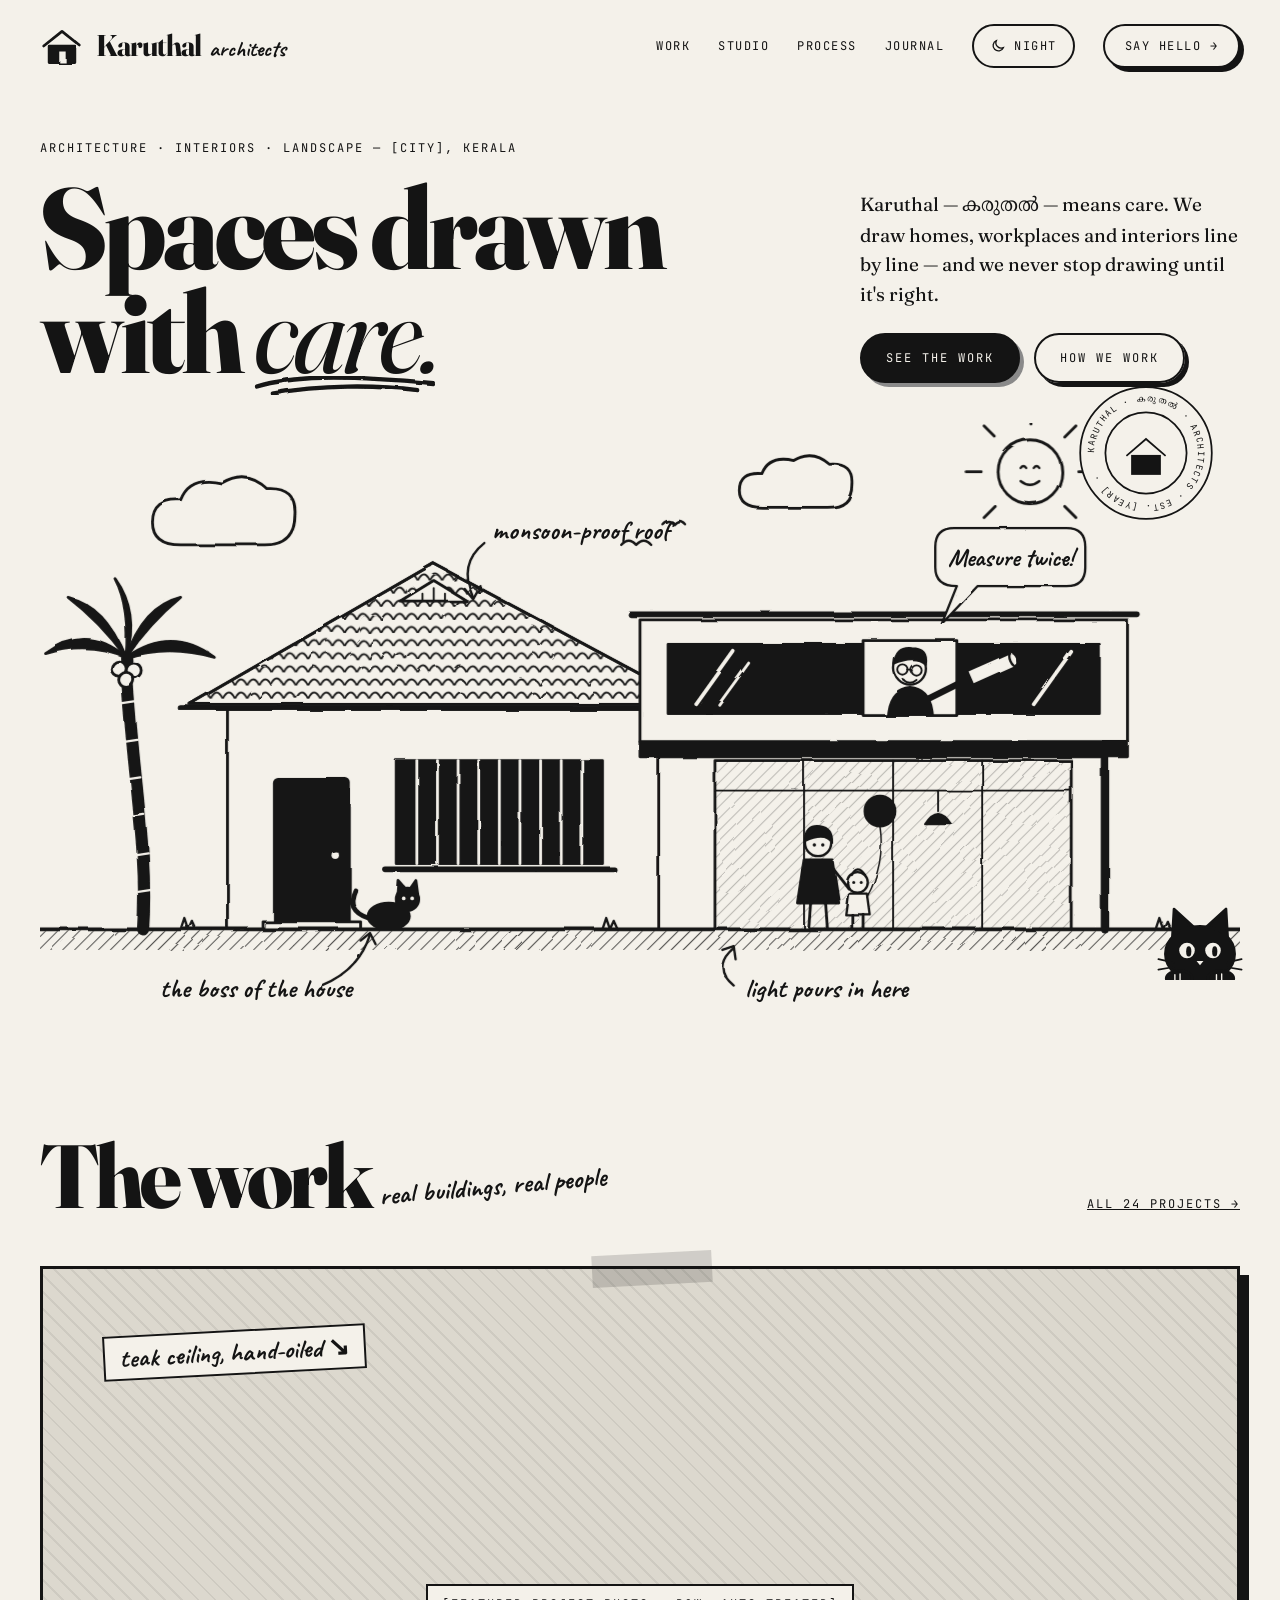
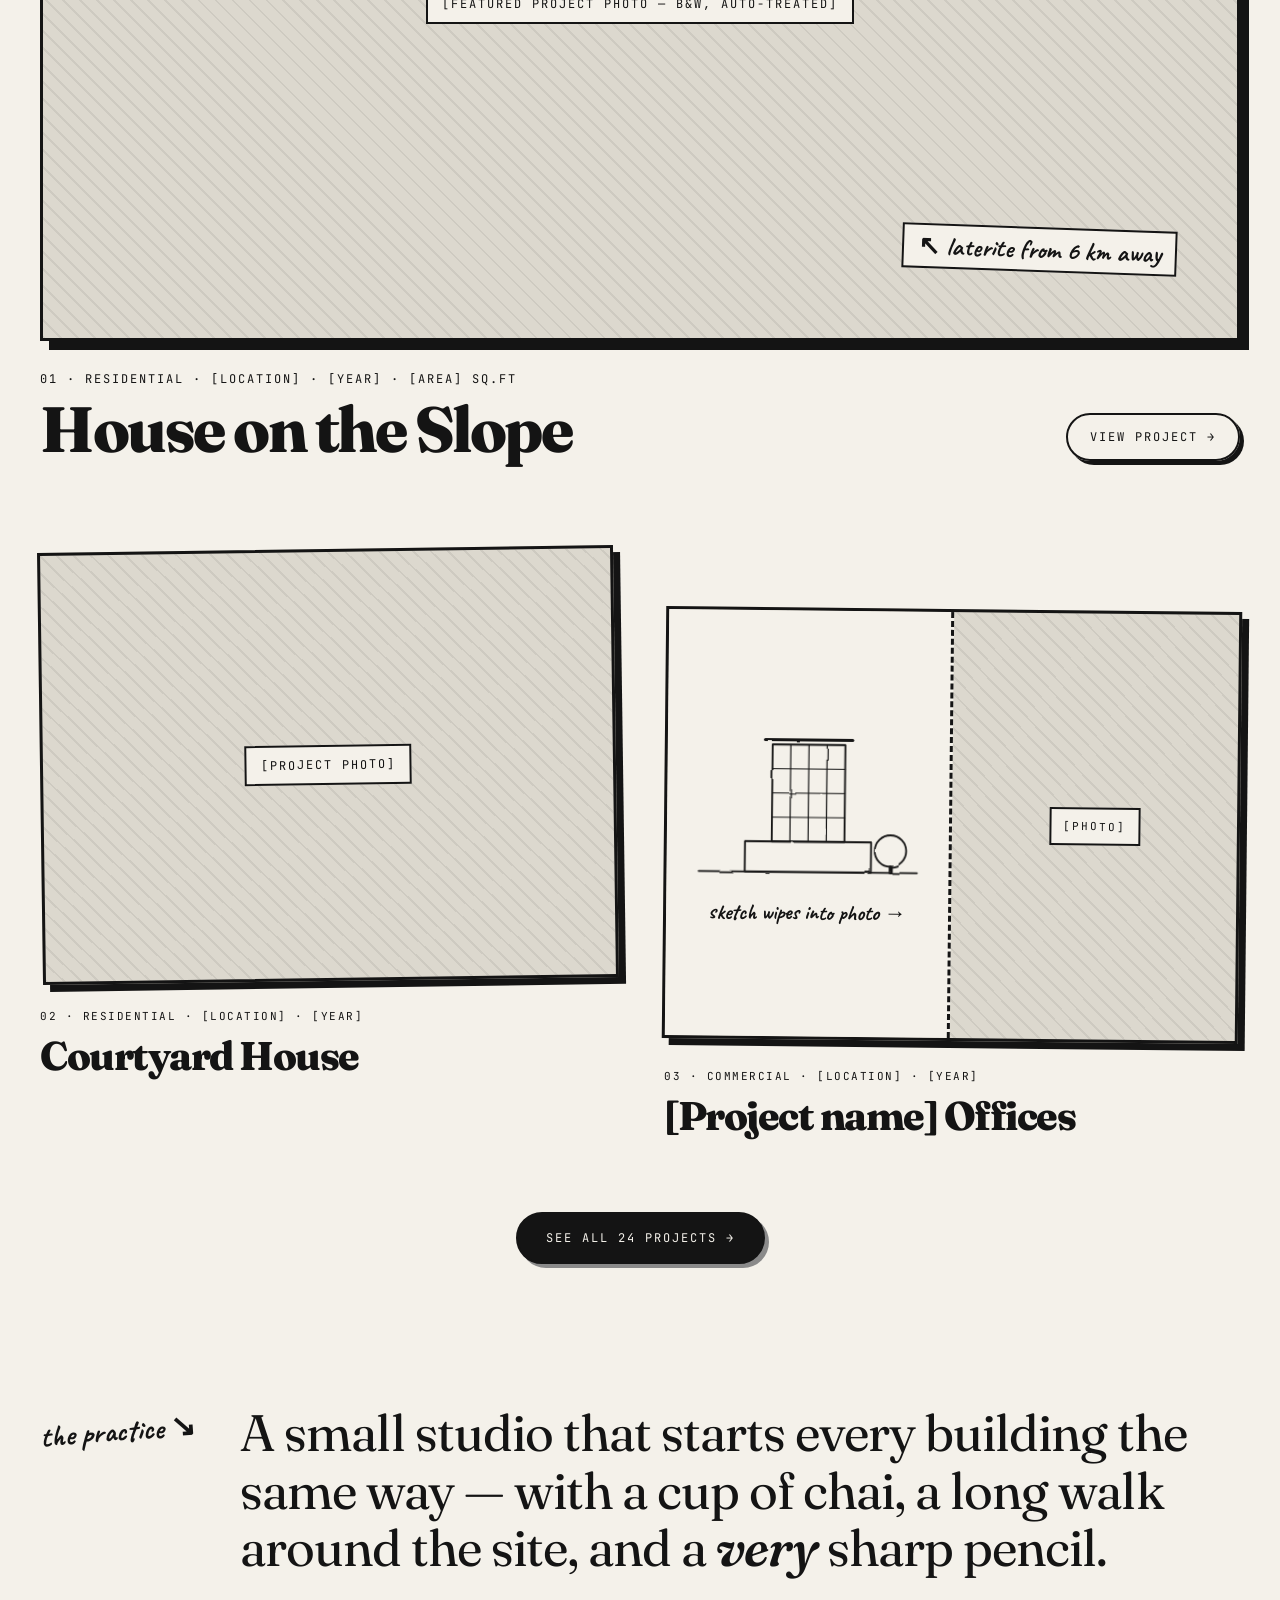
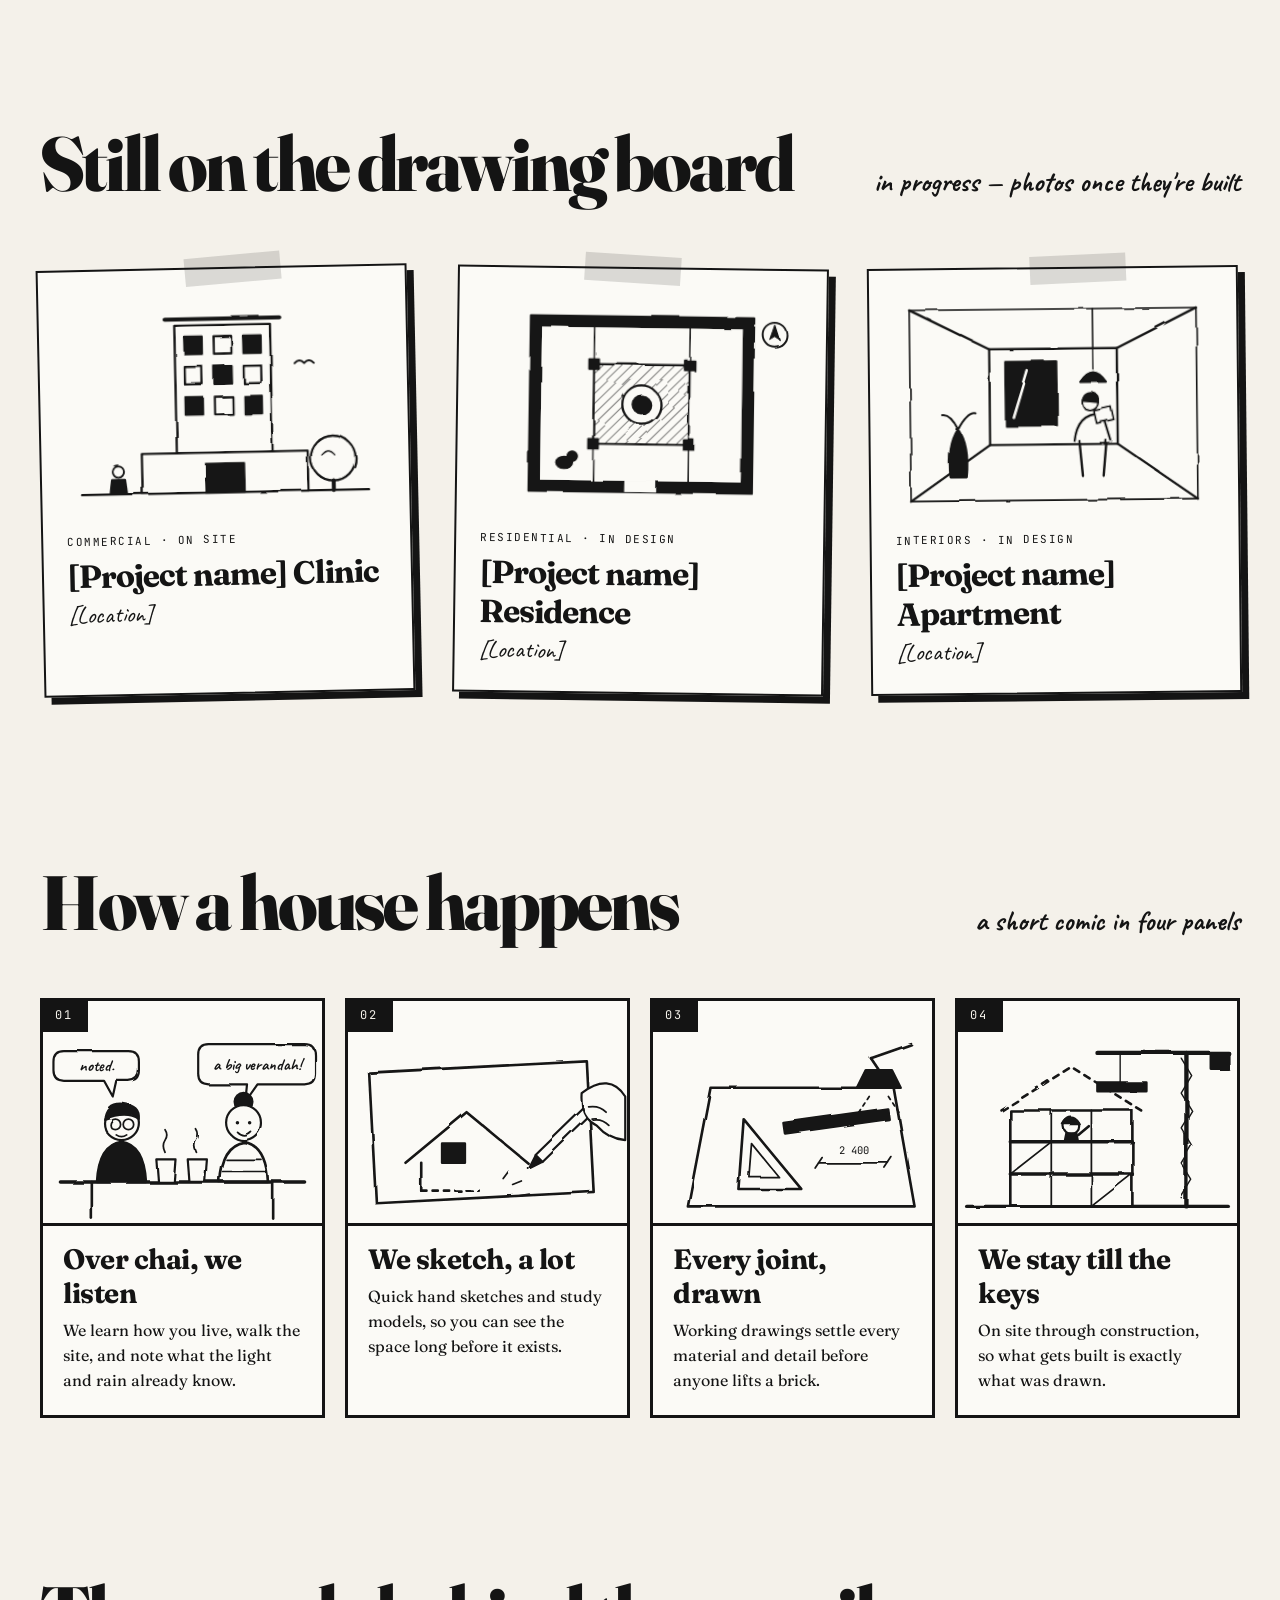
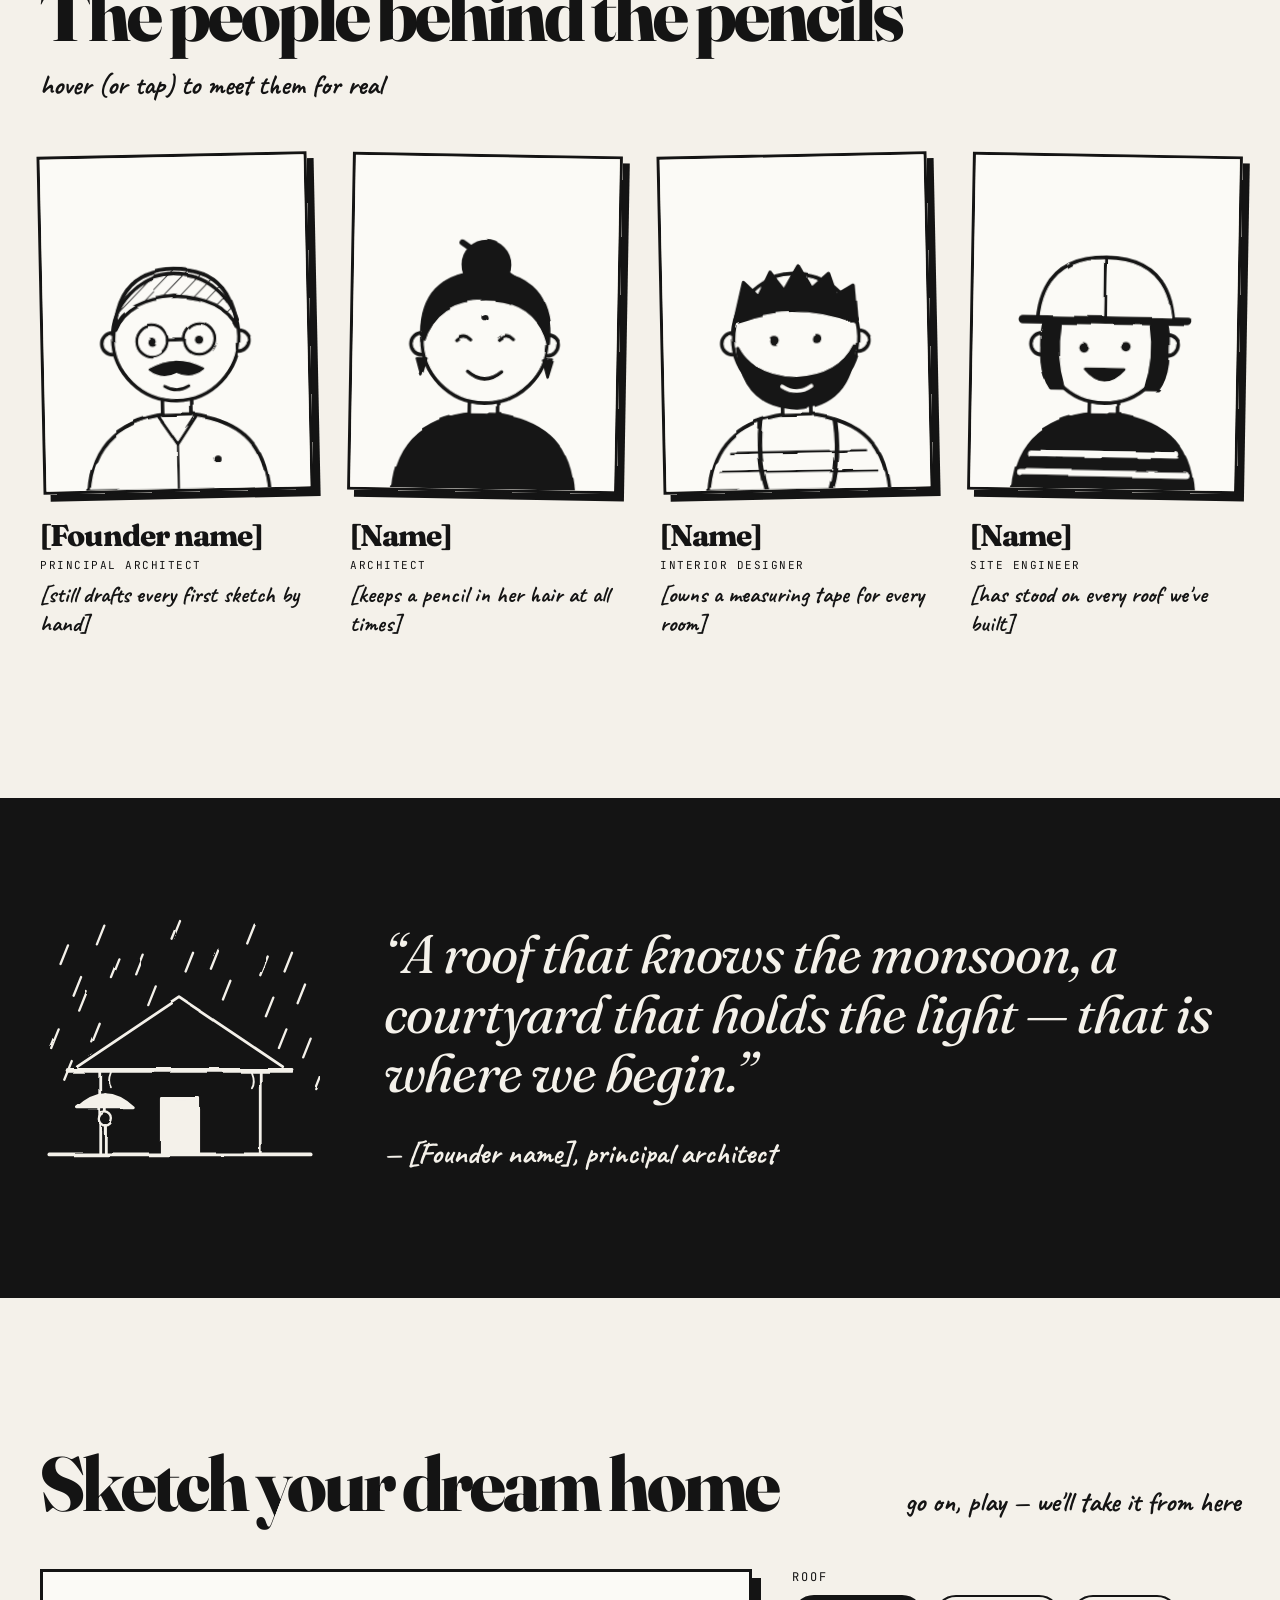
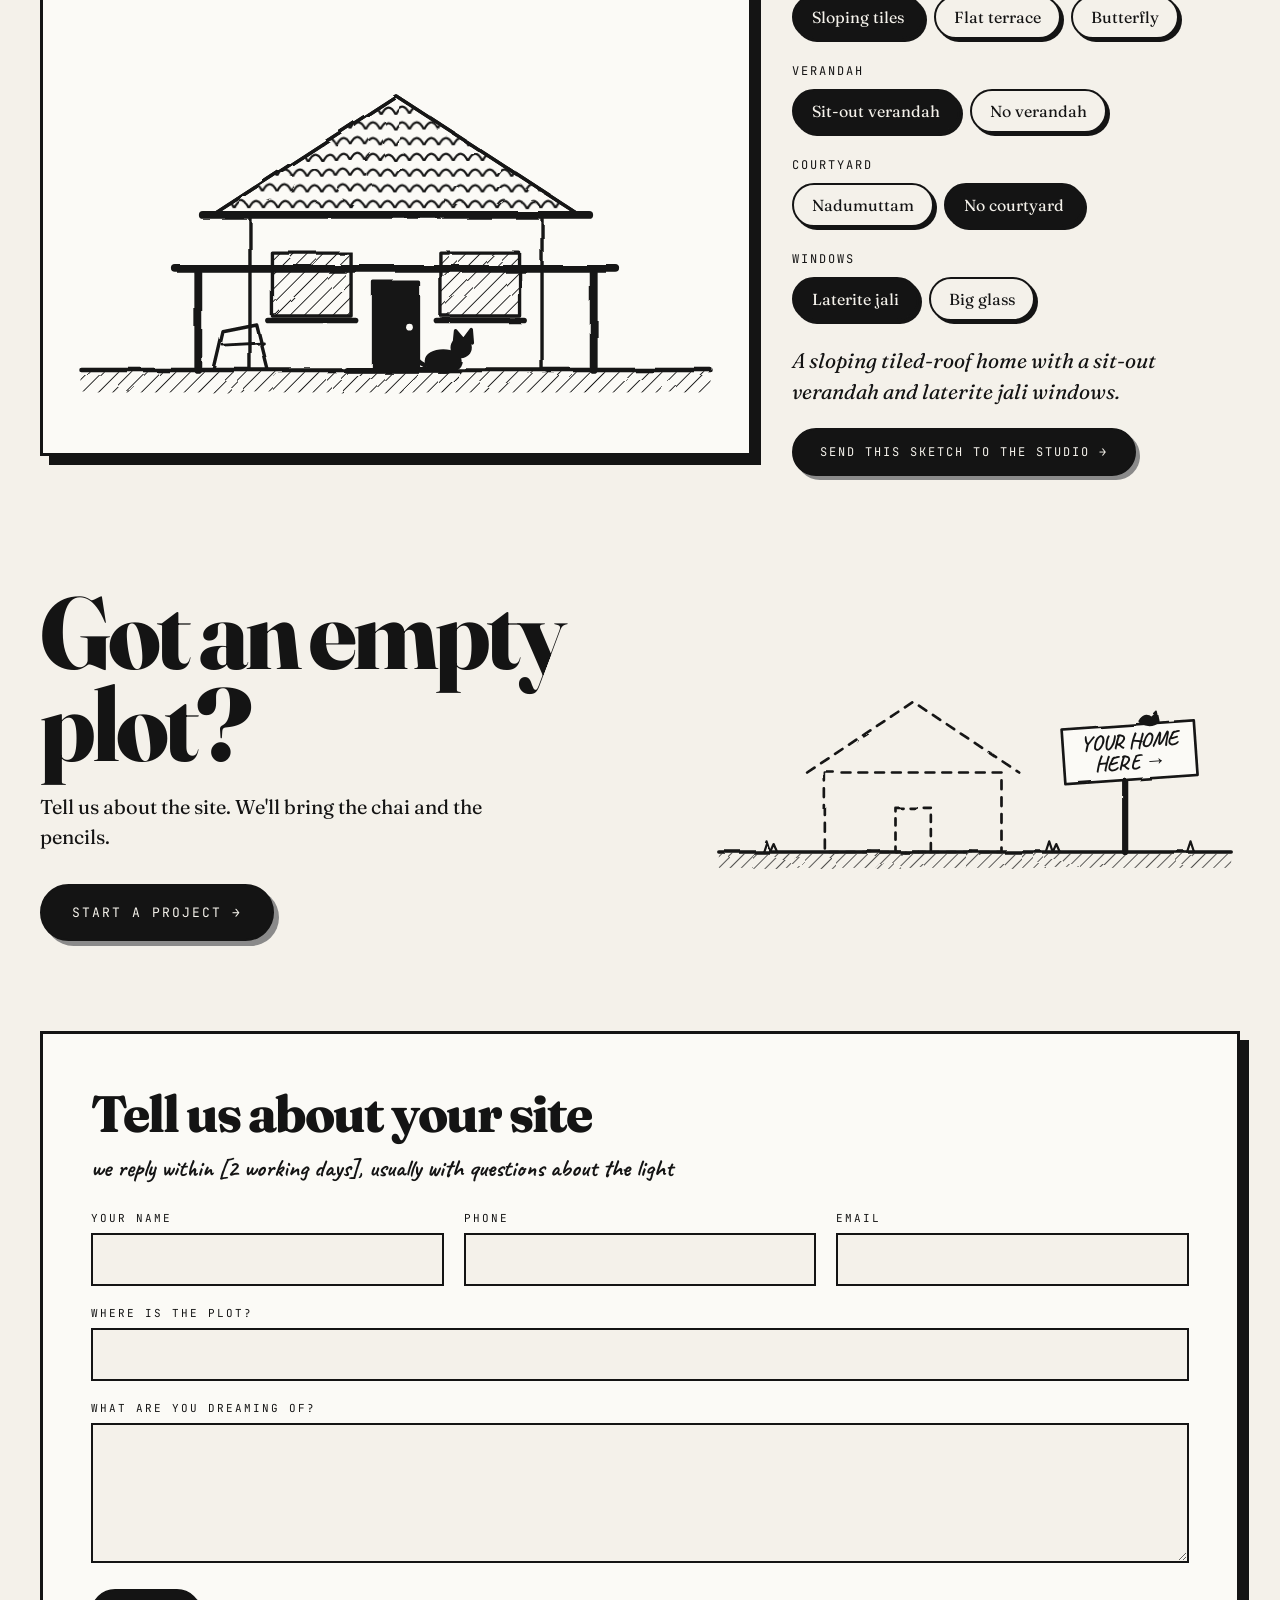
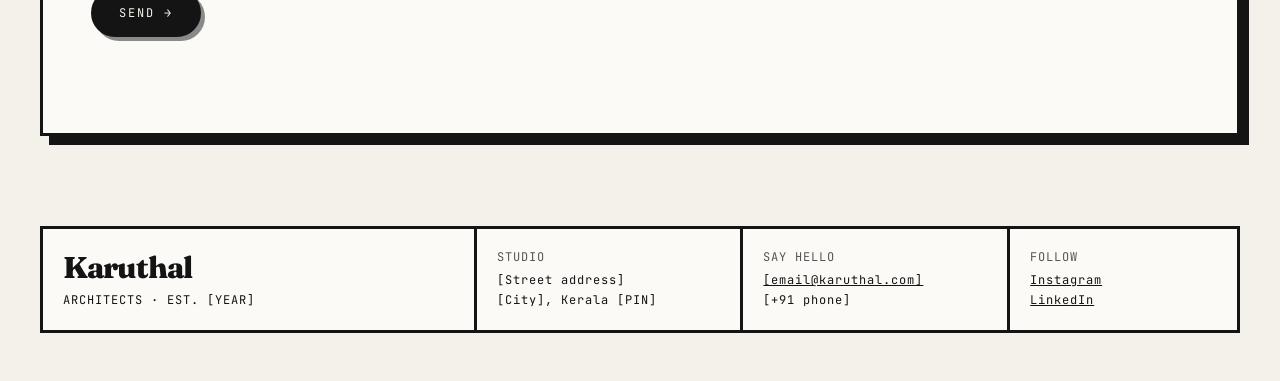
<file: index.html>
<!doctype html>
<html lang="en">
<head>
<meta charset="utf-8">
<meta name="viewport" content="width=device-width, initial-scale=1">
<title>Karuthal Architects</title>
<meta name="description" content="Karuthal Architects — architecture, interiors and landscape in Kerala.">
<link rel="preconnect" href="https://fonts.googleapis.com">
<link href="https://fonts.googleapis.com/css2?family=Fraunces:ital,opsz,wght@0,9..144,300..800;1,9..144,300..800&amp;family=Caveat:wght@500;700&amp;family=JetBrains+Mono:wght@400;500&amp;display=swap" rel="stylesheet">
<style>
body{margin:0;background:#F4F1EA}
a{color:#141414}a:hover{color:#4a4a4a}
@keyframes kspin{to{transform:rotate(360deg)}}
.kspin{animation:kspin 28s linear infinite;transform-origin:50% 50%}

.reveal .sketch{transition:clip-path .7s cubic-bezier(.7,0,.2,1)}
.reveal:hover .sketch,.reveal:focus-visible .sketch{clip-path:inset(0 100% 0 0)}
*{box-sizing:border-box}
@media (max-width:640px){header nav,section,footer{padding-left:16px!important;padding-right:16px!important}}
@media (prefers-reduced-motion: reduce){.kspin{animation:none}}
</style>
<link rel="stylesheet" href="assets/site.css">
<script src="assets/site.js" defer></script>
</head>
<body>
<div style="background: #F4F1EA; color: #141414; font-family: 'Fraunces', Georgia, serif; min-height: 100vh; overflow: hidden">

<!-- shared ink defs -->
<svg width="0" height="0" aria-hidden="true" style="position: absolute">
<defs>
<filter id="wob" x="-5%" y="-5%" width="110%" height="110%">
<feTurbulence type="fractalNoise" baseFrequency="0.025" numOctaves="2" seed="1" result="n">
<animate attributeName="seed" values="1;4;7;3" dur="0.8s" calcMode="discrete" repeatCount="indefinite"></animate>
</feTurbulence>
<feDisplacementMap in="SourceGraphic" in2="n" scale="3.5"></feDisplacementMap>
</filter>
<filter id="wobStill" x="-5%" y="-5%" width="110%" height="110%">
<feTurbulence type="fractalNoise" baseFrequency="0.025" numOctaves="2" seed="2" result="n"></feTurbulence>
<feDisplacementMap in="SourceGraphic" in2="n" scale="3.5"></feDisplacementMap>
</filter>
<pattern id="hatch" width="9" height="9" patternUnits="userSpaceOnUse" patternTransform="rotate(45)"><line x1="0" y1="0" x2="0" y2="9" stroke="#141414" stroke-width="1.6"></line></pattern>
<pattern id="tiles" width="26" height="14" patternUnits="userSpaceOnUse"><path d="M0 14 Q 6.5 1 13 14 Q 19.5 1 26 14" fill="none" stroke="#141414" stroke-width="2"></path></pattern>
</defs>
</svg>

<!-- NAV -->
<header>
<nav aria-label="Primary" style="max-width: 1360px; margin: 0 auto; padding: 24px 40px; display: flex; flex-wrap: wrap; align-items: center; justify-content: space-between; gap: 20px">
<a href="#" style="text-decoration: none; display: flex; align-items: center; gap: 12px">
<svg viewBox="0 0 48 48" aria-hidden="true" style="width: 44px; height: 44px" fill="none" stroke="#141414" stroke-width="3" stroke-linecap="round" stroke-linejoin="round"><g filter="url(#wobStill)"><polyline points="4,24 24,8 44,24"></polyline><rect x="10" y="24" width="28" height="18" fill="#141414"></rect><rect x="21" y="30" width="7" height="12" fill="#F4F1EA" stroke="none"></rect></g></svg>
<span style="font-size: 30px; font-weight: 700; letter-spacing: -1px; line-height: 1; font-variation-settings: 'opsz' 144">Karuthal<span style="font-family: 'Caveat', cursive; font-weight: 700; font-size: 22px; letter-spacing: 0; margin-left: 8px">architects</span></span>
</a>
<div style="display: flex; flex-wrap: wrap; align-items: center; gap: 28px; font-family: 'JetBrains Mono', monospace; font-size: 12px; letter-spacing: 1.5px">
<a href="projects.html" style="text-decoration: none">WORK</a>
<a href="#studio" style="text-decoration: none">STUDIO</a>
<a href="#process" style="text-decoration: none">PROCESS</a>
<a href="#" style="text-decoration: none">JOURNAL</a>
<a href="#enquiry" style="text-decoration: none; border: 2.5px solid #141414; border-radius: 999px; padding: 12px 20px; box-shadow: 4px 4px 0 #141414; background: #F4F1EA">SAY HELLO →</a>
</div>
</nav>
</header>

<!-- HERO -->
<section style="max-width: 1360px; margin: 0 auto; padding: 48px 40px 0">
<div style="display: flex; flex-wrap: wrap; justify-content: space-between; align-items: flex-end; gap: 32px">
<div style="flex: 1 1 640px; min-width: 0">
<p style="margin: 0 0 20px; font-family: 'JetBrains Mono', monospace; font-size: 12px; letter-spacing: 2px">ARCHITECTURE · INTERIORS · LANDSCAPE — [CITY], KERALA</p>
<h1 style="margin: 0; font-weight: 800; font-size: clamp(60px, 9vw, 138px); line-height: 0.9; letter-spacing: -4px; font-variation-settings: 'opsz' 144">Spaces drawn<br>with <span style="position: relative; display: inline-block; font-style: italic; font-weight: 400">care.<svg viewBox="0 0 300 30" preserveAspectRatio="none" aria-hidden="true" style="position: absolute; left: 0; bottom: -14px; width: 100%; height: 26px" fill="none" stroke="#141414" stroke-width="5" stroke-linecap="round"><path d="M4 18 C 60 6, 140 4, 296 14 M 30 26 C 110 16, 200 16, 270 22" filter="url(#wobStill)"></path></svg></span></h1>
</div>
<div style="flex: 0 1 380px; display: flex; flex-direction: column; gap: 24px; align-items: flex-start">
<p style="margin: 0; font-size: 19px; line-height: 1.55; font-weight: 400">Karuthal — <span lang="ml" class="ml">കരുതൽ</span> — means care. We draw homes, workplaces and interiors line by line — and we never stop drawing until it's right.</p>
<div style="display: flex; flex-wrap: wrap; gap: 14px">
<a href="projects.html" style="text-decoration: none; background: #141414; color: #F4F1EA; border: 2.5px solid #141414; border-radius: 999px; padding: 15px 24px; font-family: 'JetBrains Mono', monospace; font-size: 12px; letter-spacing: 2px; box-shadow: 4px 4px 0 #8a8a8a">SEE THE WORK</a>
<a href="#process" style="text-decoration: none; border: 2.5px solid #141414; border-radius: 999px; padding: 15px 24px; font-family: 'JetBrains Mono', monospace; font-size: 12px; letter-spacing: 2px; box-shadow: 4px 4px 0 #141414">HOW WE WORK</a>
</div>
</div>
</div>

<!-- HERO ILLUSTRATION -->
<figure style="margin: 40px 0 0; position: relative">
<svg id="hero-art" viewBox="0 0 1280 640" role="img" aria-label="Cartoon ink drawing of a Kerala home with a tiled sloping roof and a cantilevered glass studio. An architect leans out of the window saying measure twice; a family, a cat, a coconut palm, clouds and birds around it." style="width: 100%; height: auto; display: block" fill="none" stroke="#141414" stroke-width="3" stroke-linecap="round" stroke-linejoin="round">
<g filter="url(#wob)">
<!-- sky -->
<path class="drift" d="M150 130 q -30 0 -30 -24 q 0 -26 30 -24 q 10 -26 44 -18 q 26 -16 48 6 q 32 -2 30 28 q 0 32 -32 32 z" fill="#F4F1EA"></path>
<path class="drift d2" d="M770 90 q -24 0 -24 -18 q 0 -20 24 -18 q 8 -20 34 -14 q 20 -12 38 4 q 26 -2 24 22 q 0 24 -26 24 z" fill="#F4F1EA"></path>
<g transform="translate(-150 -30)"><circle cx="1206" cy="82" r="34" fill="#F4F1EA"></circle>
<line x1="1206" y1="30" x2="1206" y2="14"></line><line x1="1258" y1="82" x2="1274" y2="82"></line><line x1="1154" y1="82" x2="1138" y2="82"></line><line x1="1243" y1="45" x2="1255" y2="33"></line><line x1="1169" y1="45" x2="1157" y2="33"></line><line x1="1243" y1="119" x2="1255" y2="131"></line><line x1="1169" y1="119" x2="1157" y2="131"></line>
<path d="M1196 78 q 3 -4 6 0 M1210 78 q 3 -4 6 0 M1196 92 q 10 8 20 0" stroke-width="2.5"></path></g>
<path class="fly" d="M620 130 q 8 -9 16 0 q 8 -9 16 0" stroke-width="2.5"></path>
<path class="fly fly2" d="M664 108 q 6 -7 12 0 q 6 -7 12 0" stroke-width="2.5"></path>
<!-- palm -->
<path d="M110 540 C 116 450, 96 360, 92 250" stroke-width="13"></path>
<line x1="105" y1="500" x2="119" y2="498" stroke="#F4F1EA" stroke-width="2.5"></line>
<line x1="101" y1="460" x2="115" y2="458" stroke="#F4F1EA" stroke-width="2.5"></line>
<line x1="97" y1="420" x2="111" y2="418" stroke="#F4F1EA" stroke-width="2.5"></line>
<line x1="93" y1="380" x2="107" y2="378" stroke="#F4F1EA" stroke-width="2.5"></line>
<line x1="90" y1="340" x2="104" y2="338" stroke="#F4F1EA" stroke-width="2.5"></line>
<line x1="87" y1="300" x2="101" y2="298" stroke="#F4F1EA" stroke-width="2.5"></line>
<g class="sway"><path d="M92 250 Q 50 214 6 246 Q 52 232 92 250 Z" fill="#141414"></path>
<path d="M92 250 Q 70 196 30 186 Q 64 212 92 250 Z" fill="#141414"></path>
<path d="M92 250 Q 110 196 150 186 Q 116 214 92 250 Z" fill="#141414"></path>
<path d="M92 250 Q 140 216 186 250 Q 138 236 92 250 Z" fill="#141414"></path>
<path d="M92 250 Q 96 196 80 166 Q 106 202 92 250 Z" fill="#141414"></path>
<circle cx="84" cy="262" r="8" fill="#F4F1EA"></circle><circle cx="100" cy="264" r="8" fill="#F4F1EA"></circle><circle cx="92" cy="274" r="8" fill="#F4F1EA"></circle></g>
<!-- house -->
<rect x="200" y="304" width="460" height="236" fill="#F4F1EA"></rect>
<polygon points="160,300 420,150 700,300" fill="url(#tiles)"></polygon>
<polygon points="160,300 420,150 700,300"></polygon>
<polygon points="384,190 420,168 456,190" fill="#F4F1EA"></polygon>
<line x1="408" y1="182" x2="408" y2="190" stroke-width="2"></line><line x1="420" y1="176" x2="420" y2="190" stroke-width="2"></line><line x1="432" y1="182" x2="432" y2="190" stroke-width="2"></line>
<line x1="150" y1="304" x2="712" y2="304" stroke-width="6"></line>
<rect x="250" y="380" width="80" height="160" rx="4" fill="#141414"></rect>
<circle cx="316" cy="462" r="4" fill="#F4F1EA" stroke="none"></circle>
<rect x="238" y="532" width="104" height="8" fill="#F4F1EA"></rect>
<rect x="380" y="360" width="220" height="110" fill="#141414"></rect>
<line x1="402" y1="360" x2="402" y2="470" stroke="#F4F1EA" stroke-width="3"></line><line x1="424" y1="360" x2="424" y2="470" stroke="#F4F1EA" stroke-width="3"></line><line x1="446" y1="360" x2="446" y2="470" stroke="#F4F1EA" stroke-width="3"></line><line x1="468" y1="360" x2="468" y2="470" stroke="#F4F1EA" stroke-width="3"></line><line x1="490" y1="360" x2="490" y2="470" stroke="#F4F1EA" stroke-width="3"></line><line x1="512" y1="360" x2="512" y2="470" stroke="#F4F1EA" stroke-width="3"></line><line x1="534" y1="360" x2="534" y2="470" stroke="#F4F1EA" stroke-width="3"></line><line x1="556" y1="360" x2="556" y2="470" stroke="#F4F1EA" stroke-width="3"></line><line x1="578" y1="360" x2="578" y2="470" stroke="#F4F1EA" stroke-width="3"></line>
<line x1="368" y1="476" x2="612" y2="476" stroke-width="6"></line>
<!-- cat -->
<path class="tail" d="M350 528 Q 326 520 336 498" stroke-width="5"></path>
<ellipse cx="372" cy="526" rx="22" ry="14" fill="#141414"></ellipse>
<circle cx="392" cy="508" r="12" fill="#141414"></circle>
<polygon points="382,502 383,489 391,498" fill="#141414"></polygon><polygon points="394,498 401,488 403,503" fill="#141414"></polygon>
<circle cx="388" cy="507" r="2" fill="#F4F1EA" stroke="none"></circle><circle cx="397" cy="507" r="2" fill="#F4F1EA" stroke="none"></circle>
<!-- cantilever studio -->
<rect x="640" y="210" width="520" height="130" fill="#F4F1EA"></rect>
<line x1="630" y1="204" x2="1170" y2="204" stroke-width="6"></line>
<rect x="670" y="236" width="460" height="74" fill="#141414"></rect>
<line x1="700" y1="300" x2="740" y2="244" stroke="#F4F1EA" stroke-width="4"></line>
<line x1="724" y1="300" x2="756" y2="256" stroke="#F4F1EA" stroke-width="3"></line>
<line x1="1060" y1="300" x2="1100" y2="244" stroke="#F4F1EA" stroke-width="4"></line>
<rect x="878" y="232" width="100" height="80" fill="#F4F1EA"></rect>
<!-- architect -->
<path d="M904 312 Q 906 284 928 282 Q 950 284 952 312 Z" fill="#141414"></path>
<circle cx="928" cy="262" r="17" fill="#F4F1EA" stroke-width="2.5"></circle>
<path d="M911 258 Q 912 238 930 240 Q 948 240 945 258 Q 934 248 911 258 Z" fill="#141414" stroke-width="2"></path>
<circle cx="921" cy="264" r="5.5" stroke-width="2"></circle><circle cx="935" cy="264" r="5.5" stroke-width="2"></circle><line x1="926" y1="264" x2="930" y2="264" stroke-width="2"></line>
<path d="M921 274 Q 928 280 935 274" stroke-width="2"></path>
<g class="wave"><line x1="948" y1="294" x2="996" y2="270" stroke-width="7"></line>
<g transform="rotate(-24 1014 262)"><rect x="990" y="254" width="50" height="16" fill="#F4F1EA" stroke-width="2.5"></rect><ellipse cx="1040" cy="262" rx="4" ry="8" fill="#F4F1EA" stroke-width="2.5"></ellipse></g></g>
<path d="M975 112 H1095 Q1115 112 1115 132 V154 Q1115 174 1095 174 H1000 L962 214 L978 174 Q955 174 955 154 V132 Q955 112 975 112 Z" fill="#F4F1EA" stroke-width="2.5"></path>
<!-- underside -->
<rect x="640" y="340" width="520" height="16" fill="#141414"></rect>
<rect x="720" y="360" width="380" height="180" fill="#F4F1EA"></rect>
<rect x="720" y="360" width="380" height="180" fill="url(#hatch)" opacity="0.35" stroke="none"></rect>
<line x1="720" y1="392" x2="1100" y2="392" stroke-width="2"></line>
<line x1="815" y1="360" x2="815" y2="540" stroke-width="2"></line><line x1="910" y1="360" x2="910" y2="540" stroke-width="2"></line><line x1="1005" y1="360" x2="1005" y2="540" stroke-width="2"></line>
<line x1="958" y1="392" x2="958" y2="414" stroke-width="2"></line><path d="M944 428 Q 958 406 972 428 Z" fill="#141414" stroke-width="2"></path>
<line x1="1136" y1="356" x2="1136" y2="540" stroke-width="9"></line>
<!-- family -->
<circle cx="830" cy="448" r="14" fill="#F4F1EA" stroke-width="2.5"></circle>
<path d="M816 446 Q 816 428 832 430 Q 846 432 845 448 Q 838 436 816 446 Z" fill="#141414" stroke-width="2"></path>
<circle cx="826" cy="450" r="1.8" fill="#141414" stroke="none"></circle><circle cx="835" cy="450" r="1.8" fill="#141414" stroke="none"></circle>
<path d="M815 466 L845 466 L852 512 L808 512 Z" fill="#141414"></path>
<line x1="822" y1="512" x2="820" y2="540"></line><line x1="838" y1="512" x2="840" y2="540"></line>
<line x1="845" y1="474" x2="862" y2="496" stroke-width="3"></line>
<circle cx="872" cy="490" r="11" fill="#F4F1EA" stroke-width="2.5"></circle>
<circle cx="868" cy="490" r="1.6" fill="#141414" stroke="none"></circle><circle cx="876" cy="490" r="1.6" fill="#141414" stroke="none"></circle>
<path d="M866 482 Q 872 470 880 482" stroke-width="2.5"></path>
<path d="M862 502 L882 502 L885 524 L859 524 Z" fill="#F4F1EA" stroke-width="2.5"></path>
<line x1="866" y1="524" x2="866" y2="540"></line><line x1="878" y1="524" x2="878" y2="540"></line>
<g class="bob"><path d="M882 506 Q 902 470 896 430" stroke-width="1.6"></path>
<circle cx="896" cy="414" r="16" fill="#141414"></circle></g>
<!-- ground -->
<line x1="0" y1="540" x2="1280" y2="540" stroke-width="4"></line>
<rect x="0" y="542" width="1280" height="20" fill="url(#hatch)" stroke="none"></rect>
<path d="M150 540 l 4 -12 l 4 12 l 4 -9 l 4 9" stroke-width="2.5"></path>
<path d="M600 540 l 4 -12 l 4 12 l 4 -9 l 4 9" stroke-width="2.5"></path>
<path d="M1190 540 l 4 -12 l 4 12 l 4 -9 l 4 9" stroke-width="2.5"></path>
<!-- notes -->
<path d="M474 128 Q 446 150 462 186" stroke-width="2.5"></path>
<polyline points="452,176 462,188 470,174" stroke-width="2.5"></polyline>
<path d="M740 600 Q 716 580 740 560" stroke-width="2.5"></path>
<polyline points="728,562 740,558 742,572" stroke-width="2.5"></polyline>
<path d="M300 600 Q 340 584 352 546" stroke-width="2.5"></path>
<polyline points="342,552 352,544 358,556" stroke-width="2.5"></polyline>
</g>
<g fill="#141414" stroke="none" style="font-family: 'Caveat', cursive; font-weight: 700">
<text x="1035" y="152" text-anchor="middle" font-size="27">Measure twice!</text>
<text x="482" y="124" font-size="28">monsoon-proof roof</text>
<text x="752" y="612" font-size="28">light pours in here</text>
<text x="128" y="612" font-size="28">the boss of the house</text>
</g>
</svg>
<!-- rotating stamp -->
<svg class="stamp" viewBox="0 0 200 200" aria-hidden="true" style="position: absolute; right: 2%; top: -40px; width: 140px; height: 140px" fill="none" stroke="#141414" stroke-width="2.5">
<defs><path id="ring" d="M100 100 m -74 0 a 74 74 0 1 1 148 0 a 74 74 0 1 1 -148 0"></path></defs>
<g class="kspin"><circle cx="100" cy="100" r="94" fill="#F4F1EA"></circle><circle cx="100" cy="100" r="58"></circle>
<text fill="#141414" stroke="none" style="font-family: 'JetBrains Mono', monospace; font-size: 12.5px; letter-spacing: 2.2px"><textPath href="#ring">KARUTHAL · <tspan class="ml">കരുതൽ</tspan> · ARCHITECTS · EST. [YEAR] ·</textPath></text></g>
<polyline points="72,104 100,80 128,104"></polyline><rect x="80" y="104" width="40" height="26" fill="#141414"></rect>
</svg>
</figure>
</section>

<!-- THE WORK (photo-led) -->
<section style="max-width: 1360px; margin: 110px auto 0; padding: 0 40px">
<div style="display: flex; flex-wrap: wrap; justify-content: space-between; align-items: baseline; gap: 16px">
<h2 style="margin: 0; font-weight: 800; font-size: clamp(56px, 7vw, 100px); letter-spacing: -4px; line-height: 0.95; font-variation-settings: 'opsz' 144">The work <span style="font-family: 'Caveat', cursive; font-weight: 700; font-size: 0.3em; letter-spacing: 0; display: inline-block; transform: rotate(-5deg); vertical-align: middle">real buildings, real people</span></h2>
<a href="projects.html" style="font-family: 'JetBrains Mono', monospace; font-size: 12px; letter-spacing: 2px">ALL 24 PROJECTS →</a>
</div>

<!-- feature -->
<a href="project.html" style="display: block; margin-top: 48px; text-decoration: none; color: #141414">
<div style="position: relative; aspect-ratio: 16 / 9; border: 3px solid #141414; box-shadow: 9px 9px 0 #141414; background-color: #DCD8CE; background-image: repeating-linear-gradient(45deg, rgba(20,20,20,0.07) 0 2px, transparent 2px 12px)">
<span aria-hidden="true" style="position: absolute; top: -16px; left: 46%; width: 120px; height: 32px; background: rgba(20,20,20,0.16); transform: rotate(-3deg)"></span>
<span style="position: absolute; left: 50%; top: 50%; transform: translate(-50%, -50%); max-width: 80%; text-align: center; background: #F4F1EA; border: 2px solid #141414; padding: 10px 14px; font-family: 'JetBrains Mono', monospace; font-size: 12px; letter-spacing: 2px">[FEATURED PROJECT PHOTO — B&amp;W, AUTO-TREATED]</span>
<span style="position: absolute; left: 5%; top: 9%; background: #F4F1EA; border: 2px solid #141414; padding: 4px 14px; font-family: 'Caveat', cursive; font-weight: 700; font-size: 26px; transform: rotate(-3deg)">teak ceiling, hand-oiled ↘</span>
<span style="position: absolute; right: 5%; bottom: 10%; background: #F4F1EA; border: 2px solid #141414; padding: 4px 14px; font-family: 'Caveat', cursive; font-weight: 700; font-size: 26px; transform: rotate(2deg)">↖ laterite from 6 km away</span>
</div>
<div style="display: flex; flex-wrap: wrap; justify-content: space-between; align-items: flex-end; gap: 20px; margin-top: 30px">
<div style="min-width: 0">
<p style="margin: 0; font-family: 'JetBrains Mono', monospace; font-size: 12px; letter-spacing: 2px">01 · RESIDENTIAL · [LOCATION] · [YEAR] · [AREA] SQ.FT</p>
<h3 style="margin: 10px 0 0; font-weight: 800; font-size: clamp(40px, 5vw, 64px); letter-spacing: -2.5px; line-height: 1">House on the Slope</h3>
</div>
<span style="border: 2.5px solid #141414; border-radius: 999px; padding: 14px 22px; box-shadow: 4px 4px 0 #141414; font-family: 'JetBrains Mono', monospace; font-size: 12px; letter-spacing: 2px">VIEW PROJECT →</span>
</div>
</a>

<!-- two more -->
<div style="display: flex; flex-wrap: wrap; gap: 48px; margin-top: 88px">
<a href="project.html" style="flex: 1 1 520px; min-width: 0; text-decoration: none; color: #141414">
<div style="position: relative; aspect-ratio: 4 / 3; border: 3px solid #141414; box-shadow: 7px 7px 0 #141414; background-color: #DCD8CE; background-image: repeating-linear-gradient(45deg, rgba(20,20,20,0.07) 0 2px, transparent 2px 12px); transform: rotate(-0.8deg)">
<span style="position: absolute; left: 50%; top: 50%; transform: translate(-50%, -50%); max-width: 80%; text-align: center; background: #F4F1EA; border: 2px solid #141414; padding: 10px 14px; font-family: 'JetBrains Mono', monospace; font-size: 12px; letter-spacing: 2px">[PROJECT PHOTO]</span>
</div>
<p style="margin: 28px 0 0; font-family: 'JetBrains Mono', monospace; font-size: 11px; letter-spacing: 1.5px">02 · RESIDENTIAL · [LOCATION] · [YEAR]</p>
<h3 style="margin: 8px 0 0; font-weight: 800; font-size: 40px; letter-spacing: -1.5px">Courtyard House</h3>
</a>
<a href="project.html" class="reveal" style="flex: 1 1 520px; min-width: 0; text-decoration: none; color: #141414; margin-top: 60px">
<div style="position: relative; aspect-ratio: 4 / 3; border: 3px solid #141414; box-shadow: 7px 7px 0 #141414; background-color: #DCD8CE; background-image: repeating-linear-gradient(45deg, rgba(20,20,20,0.07) 0 2px, transparent 2px 12px); transform: rotate(0.6deg); overflow: hidden">
<span style="position: absolute; left: 75%; top: 50%; transform: translate(-50%, -50%); max-width: 44%; text-align: center; background: #F4F1EA; border: 2px solid #141414; padding: 10px 12px; font-family: 'JetBrains Mono', monospace; font-size: 11px; letter-spacing: 2px">[PHOTO]</span>
<div class="sketch" style="position: absolute; left: 0; top: 0; bottom: 0; width: 50%; background: #F4F1EA; border-right: 3px dashed #141414; display: flex; flex-direction: column; align-items: center; justify-content: center; gap: 8px">
<svg viewBox="0 0 400 280" aria-hidden="true" style="width: 86%; height: auto" fill="none" stroke="#141414" stroke-width="3" stroke-linecap="round" stroke-linejoin="round"><g filter="url(#wob)">
<line x1="20" y1="250" x2="380" y2="250"></line>
<rect x="140" y="40" width="120" height="160"></rect>
<line x1="170" y1="40" x2="170" y2="200" stroke-width="2"></line><line x1="200" y1="40" x2="200" y2="200" stroke-width="2"></line><line x1="230" y1="40" x2="230" y2="200" stroke-width="2"></line>
<line x1="140" y1="80" x2="260" y2="80" stroke-width="2"></line><line x1="140" y1="120" x2="260" y2="120" stroke-width="2"></line><line x1="140" y1="160" x2="260" y2="160" stroke-width="2"></line>
<rect x="96" y="200" width="208" height="50"></rect>
<line x1="128" y1="32" x2="272" y2="32" stroke-width="5"></line>
<circle cx="336" cy="214" r="26"></circle><line x1="336" y1="240" x2="336" y2="250" stroke-width="5"></line>
</g></svg>
<span style="font-family: 'Caveat', cursive; font-weight: 700; font-size: 22px">sketch wipes into photo →</span>
</div>
</div>
<p style="margin: 28px 0 0; font-family: 'JetBrains Mono', monospace; font-size: 11px; letter-spacing: 1.5px">03 · COMMERCIAL · [LOCATION] · [YEAR]</p>
<h3 style="margin: 8px 0 0; font-weight: 800; font-size: 40px; letter-spacing: -1.5px">[Project name] Offices</h3>
</a>
</div>
<div style="display: flex; justify-content: center; margin-top: 72px">
<a href="projects.html" style="text-decoration: none; background: #141414; color: #F4F1EA; border: 2.5px solid #141414; border-radius: 999px; padding: 16px 28px; font-family: 'JetBrains Mono', monospace; font-size: 12px; letter-spacing: 2px; box-shadow: 4px 4px 0 #8a8a8a">SEE ALL 24 PROJECTS →</a>
</div>
</section>

<!-- PRACTICE -->
<section style="max-width: 1360px; margin: 140px auto 0; padding: 0 40px">
<div style="display: flex; flex-wrap: wrap; gap: 40px; align-items: flex-start">
<p style="flex: 0 0 160px; margin: 8px 0 0; font-family: 'Caveat', cursive; font-weight: 700; font-size: 30px; transform: rotate(-4deg)">the practice ↘</p>
<p style="flex: 1 1 600px; min-width: 0; margin: 0; font-size: clamp(32px, 4vw, 54px); line-height: 1.12; letter-spacing: -1px; font-weight: 400">A small studio that starts every building the same way — with a cup of chai, a long walk around the site, and a <em style="font-weight: 600">very</em> sharp pencil.</p>
</div>
</section>

<!-- IN PROGRESS: sketch-only cards, no photos yet -->
<section style="max-width: 1360px; margin: 140px auto 0; padding: 0 40px">
<div style="display: flex; flex-wrap: wrap; justify-content: space-between; align-items: baseline; gap: 16px">
<h2 style="margin: 0; font-weight: 800; font-size: clamp(52px, 6vw, 84px); letter-spacing: -3px; font-variation-settings: 'opsz' 144">Still on the drawing board</h2>
<p style="margin: 0; font-family: 'Caveat', cursive; font-weight: 700; font-size: 28px">in progress — photos once they're built</p>
</div>
<div style="display: flex; flex-wrap: wrap; gap: 44px; margin-top: 56px">

<a href="projects.html" style="flex: 1 1 360px; min-width: 0; position: relative; text-decoration: none; border: 2.5px solid #141414; background: #FBFAF6; box-shadow: 7px 7px 0 #141414; transform: rotate(-1.2deg); display: flex; flex-direction: column">
<span aria-hidden="true" style="position: absolute; top: -14px; left: 40%; width: 96px; height: 28px; background: rgba(20,20,20,0.14); transform: rotate(-4deg)"></span>
<div style="padding: 24px 24px 8px">
<svg viewBox="0 0 400 280" aria-hidden="true" style="width: 100%; height: auto; display: block" fill="none" stroke="#141414" stroke-width="3" stroke-linecap="round" stroke-linejoin="round"><g filter="url(#wobStill)">
<line x1="20" y1="250" x2="380" y2="250"></line>
<rect x="140" y="40" width="120" height="160" fill="#FBFAF6"></rect>
<rect x="152" y="54" width="22" height="22" fill="#141414"></rect><rect x="189" y="54" width="22" height="22"></rect><rect x="226" y="54" width="22" height="22" fill="#141414"></rect>
<rect x="152" y="92" width="22" height="22"></rect><rect x="189" y="92" width="22" height="22" fill="#141414"></rect><rect x="226" y="92" width="22" height="22"></rect>
<rect x="152" y="130" width="22" height="22" fill="#141414"></rect><rect x="189" y="130" width="22" height="22"></rect><rect x="226" y="130" width="22" height="22" fill="#141414"></rect>
<rect x="96" y="200" width="208" height="50" fill="#FBFAF6"></rect>
<rect x="176" y="214" width="48" height="36" fill="#141414"></rect>
<line x1="128" y1="32" x2="272" y2="32" stroke-width="5"></line>
<circle cx="336" cy="210" r="28" fill="#FBFAF6"></circle><path d="M322 206 q 8 -10 16 0" stroke-width="2"></path>
<line x1="336" y1="238" x2="336" y2="250" stroke-width="5"></line>
<circle cx="66" cy="222" r="7" fill="#FBFAF6" stroke-width="2.5"></circle>
<path d="M58 232 L74 232 L76 248 L56 248 Z" fill="#141414"></path>
<path d="M290 90 q 6 -7 12 0 q 6 -7 12 0" stroke-width="2.5"></path>
</g></svg>
</div>
<div style="padding: 8px 24px 26px">
<p style="margin: 0; font-family: 'JetBrains Mono', monospace; font-size: 11px; letter-spacing: 1.5px">COMMERCIAL · ON SITE</p>
<h3 style="margin: 8px 0 0; font-weight: 700; font-size: 32px; letter-spacing: -1px">[Project name] Clinic</h3>
<p style="margin: 4px 0 0; font-family: 'Caveat', cursive; font-size: 24px">[Location]</p>
</div>
</a>

<a href="projects.html" style="flex: 1 1 360px; min-width: 0; position: relative; text-decoration: none; border: 2.5px solid #141414; background: #FBFAF6; box-shadow: 7px 7px 0 #141414; transform: rotate(0.8deg); display: flex; flex-direction: column">
<span aria-hidden="true" style="position: absolute; top: -14px; left: 34%; width: 96px; height: 28px; background: rgba(20,20,20,0.14); transform: rotate(3deg)"></span>
<div style="padding: 24px 24px 8px">
<svg viewBox="0 0 400 280" aria-hidden="true" style="width: 100%; height: auto; display: block" fill="none" stroke="#141414" stroke-width="3" stroke-linecap="round" stroke-linejoin="round"><g filter="url(#wobStill)">
<rect x="60" y="30" width="280" height="220" fill="#141414"></rect>
<rect x="74" y="44" width="252" height="192" fill="#FBFAF6" stroke="none"></rect>
<rect x="140" y="90" width="120" height="100" fill="url(#hatch)"></rect>
<rect x="134" y="84" width="12" height="12" fill="#141414"></rect><rect x="254" y="84" width="12" height="12" fill="#141414"></rect><rect x="134" y="184" width="12" height="12" fill="#141414"></rect><rect x="254" y="184" width="12" height="12" fill="#141414"></rect>
<line x1="140" y1="44" x2="140" y2="84" stroke-width="2"></line><line x1="260" y1="44" x2="260" y2="84" stroke-width="2"></line><line x1="140" y1="196" x2="140" y2="236" stroke-width="2"></line><line x1="260" y1="196" x2="260" y2="236" stroke-width="2"></line>
<circle cx="200" cy="140" r="24" fill="#FBFAF6"></circle><circle cx="200" cy="140" r="11" fill="#141414"></circle>
<rect x="180" y="236" width="40" height="14" fill="#FBFAF6" stroke="none"></rect>
<ellipse cx="104" cy="214" rx="10" ry="7" fill="#141414"></ellipse><circle cx="114" cy="206" r="6" fill="#141414"></circle>
<circle cx="366" cy="50" r="15" fill="#FBFAF6" stroke-width="2.5"></circle><polygon points="366,38 372,56 366,52 360,56" fill="#141414" stroke-width="1.5"></polygon>
</g></svg>
</div>
<div style="padding: 8px 24px 26px">
<p style="margin: 0; font-family: 'JetBrains Mono', monospace; font-size: 11px; letter-spacing: 1.5px">RESIDENTIAL · IN DESIGN</p>
<h3 style="margin: 8px 0 0; font-weight: 700; font-size: 32px; letter-spacing: -1px">[Project name] Residence</h3>
<p style="margin: 4px 0 0; font-family: 'Caveat', cursive; font-size: 24px">[Location]</p>
</div>
</a>

<a href="projects.html" style="flex: 1 1 360px; min-width: 0; position: relative; text-decoration: none; border: 2.5px solid #141414; background: #FBFAF6; box-shadow: 7px 7px 0 #141414; transform: rotate(-0.6deg); display: flex; flex-direction: column">
<span aria-hidden="true" style="position: absolute; top: -14px; left: 44%; width: 96px; height: 28px; background: rgba(20,20,20,0.14); transform: rotate(-2deg)"></span>
<div style="padding: 24px 24px 8px">
<svg viewBox="0 0 400 280" aria-hidden="true" style="width: 100%; height: auto; display: block" fill="none" stroke="#141414" stroke-width="3" stroke-linecap="round" stroke-linejoin="round"><g filter="url(#wobStill)">
<rect x="20" y="20" width="360" height="240" stroke-width="2"></rect>
<rect x="120" y="70" width="160" height="120" fill="#FBFAF6"></rect>
<line x1="20" y1="20" x2="120" y2="70"></line><line x1="380" y1="20" x2="280" y2="70"></line><line x1="20" y1="260" x2="120" y2="190"></line><line x1="380" y1="260" x2="280" y2="190"></line>
<rect x="140" y="86" width="64" height="80" fill="#141414"></rect>
<line x1="150" y1="156" x2="168" y2="98" stroke="#FBFAF6" stroke-width="3"></line>
<line x1="250" y1="20" x2="250" y2="96" stroke-width="2"></line>
<path d="M234 112 Q 250 88 266 112 Z" fill="#141414"></path>
<path d="M226 186 Q 230 150 262 152 L 272 186" fill="#FBFAF6"></path>
<circle cx="246" cy="138" r="10" fill="#FBFAF6" stroke-width="2.5"></circle>
<path d="M236 136 Q 238 124 250 126 Q 258 128 256 138 Z" fill="#141414" stroke-width="2"></path>
<rect x="252" y="146" width="22" height="16" fill="#FBFAF6" stroke-width="2.5" transform="rotate(-12 263 154)"></rect>
<path d="M232 186 L 236 230 M 266 186 L 262 230" stroke-width="3"></path>
<path d="M70 230 Q 66 190 80 170 Q 94 190 90 230 Z" fill="#141414"></path>
<path d="M80 170 Q 70 150 60 152 M80 170 Q 92 148 102 150" stroke-width="2.5"></path>
</g></svg>
</div>
<div style="padding: 8px 24px 26px">
<p style="margin: 0; font-family: 'JetBrains Mono', monospace; font-size: 11px; letter-spacing: 1.5px">INTERIORS · IN DESIGN</p>
<h3 style="margin: 8px 0 0; font-weight: 700; font-size: 32px; letter-spacing: -1px">[Project name] Apartment</h3>
<p style="margin: 4px 0 0; font-family: 'Caveat', cursive; font-size: 24px">[Location]</p>
</div>
</a>

</div>
</section>

<!-- PROCESS as comic strip -->
<section id="process" style="max-width: 1360px; margin: 160px auto 0; padding: 0 40px">
<div style="display: flex; flex-wrap: wrap; justify-content: space-between; align-items: baseline; gap: 16px">
<h2 style="margin: 0; font-weight: 800; font-size: clamp(52px, 6vw, 84px); letter-spacing: -3px; font-variation-settings: 'opsz' 144">How a house happens</h2>
<p style="margin: 0; font-family: 'Caveat', cursive; font-weight: 700; font-size: 28px">a short comic in four panels</p>
</div>
<div style="display: flex; flex-wrap: wrap; gap: 20px; margin-top: 48px">

<div style="flex: 1 1 280px; min-width: 0; border: 3px solid #141414; background: #FBFAF6; display: flex; flex-direction: column">
<div style="display: flex"><span style="border-right: 3px solid #141414; border-bottom: 3px solid #141414; background: #141414; color: #F4F1EA; padding: 6px 12px; font-family: 'JetBrains Mono', monospace; font-size: 12px; letter-spacing: 2px">01</span></div>
<svg viewBox="0 0 320 220" aria-hidden="true" style="width: 100%; height: auto; display: block" fill="none" stroke="#141414" stroke-width="3" stroke-linecap="round" stroke-linejoin="round"><g filter="url(#wobStill)">
<path d="M190 14 H300 Q312 14 312 26 V48 Q312 60 300 60 H246 L232 80 L234 60 H190 Q178 60 178 48 V26 Q178 14 190 14 Z" fill="#FBFAF6" stroke-width="2.5"></path>
<path d="M24 22 H98 Q110 22 110 34 V44 Q110 56 98 56 H84 L80 74 L70 56 H24 Q12 56 12 44 V34 Q12 22 24 22 Z" fill="#FBFAF6" stroke-width="2.5"></path>
<path d="M62 172 Q 64 130 90 126 Q 116 130 118 172 Z" fill="#141414"></path>
<circle cx="90" cy="104" r="20" fill="#FBFAF6" stroke-width="2.5"></circle>
<path d="M70 100 Q 72 80 92 82 Q 112 84 110 100 Q 96 90 70 100 Z" fill="#141414" stroke-width="2"></path>
<circle cx="83" cy="106" r="6" stroke-width="2"></circle><circle cx="98" cy="106" r="6" stroke-width="2"></circle>
<path d="M84 118 Q 90 122 96 118" stroke-width="2"></path>
<path d="M202 172 Q 204 130 230 126 Q 256 130 258 172 Z" fill="#FBFAF6"></path>
<line x1="210" y1="146" x2="250" y2="146" stroke-width="2"></line><line x1="206" y1="160" x2="254" y2="160" stroke-width="2"></line>
<circle cx="230" cy="80" r="10" fill="#141414"></circle>
<circle cx="230" cy="104" r="20" fill="#FBFAF6" stroke-width="2.5"></circle>
<circle cx="223" cy="104" r="2" fill="#141414" stroke="none"></circle><circle cx="237" cy="104" r="2" fill="#141414" stroke="none"></circle>
<path d="M222 114 Q 230 122 238 114" stroke-width="2"></path>
<line x1="20" y1="172" x2="300" y2="172" stroke-width="4"></line>
<line x1="56" y1="172" x2="56" y2="214"></line><line x1="264" y1="172" x2="264" y2="214"></line>
<polygon points="132,172 150,172 152,146 130,146" fill="#FBFAF6" stroke-width="2.5"></polygon>
<polygon points="168,172 186,172 188,146 166,146" fill="#FBFAF6" stroke-width="2.5"></polygon>
<path d="M140 138 q -4 -8 0 -14 q 4 -6 0 -12 M176 138 q -4 -8 0 -14 q 4 -6 0 -12" stroke-width="2"></path>
</g>
<g fill="#141414" stroke="none" style="font-family: 'Caveat', cursive; font-weight: 700"><text x="245" y="44" text-anchor="middle" font-size="19">a big verandah!</text><text x="61" y="45" text-anchor="middle" font-size="19">noted.</text></g>
</svg>
<div style="padding: 16px 20px 22px; border-top: 3px solid #141414">
<h3 style="margin: 0; font-weight: 700; font-size: 28px; letter-spacing: -0.5px">Over chai, we listen</h3>
<p style="margin: 8px 0 0; font-size: 16px; line-height: 1.55">We learn how you live, walk the site, and note what the light and rain already know.</p>
</div>
</div>

<div style="flex: 1 1 280px; min-width: 0; border: 3px solid #141414; background: #FBFAF6; display: flex; flex-direction: column">
<div style="display: flex"><span style="border-right: 3px solid #141414; border-bottom: 3px solid #141414; background: #141414; color: #F4F1EA; padding: 6px 12px; font-family: 'JetBrains Mono', monospace; font-size: 12px; letter-spacing: 2px">02</span></div>
<svg viewBox="0 0 320 220" aria-hidden="true" style="width: 100%; height: auto; display: block" fill="none" stroke="#141414" stroke-width="3" stroke-linecap="round" stroke-linejoin="round"><g filter="url(#wobStill)">
<rect x="28" y="40" width="250" height="150" fill="#FBFAF6" transform="rotate(-3 153 115)"></rect>
<polyline points="66,150 136,92 206,150"></polyline>
<line x1="84" y1="150" x2="84" y2="182"></line>
<line x1="84" y1="182" x2="150" y2="182" stroke-dasharray="6 7"></line>
<rect x="108" y="128" width="26" height="22" fill="#141414"></rect>
<polygon points="214,140 222,148 300,72 292,64" fill="#FBFAF6" stroke-width="2.5"></polygon>
<polygon points="206,156 214,140 222,148" fill="#141414" stroke-width="2"></polygon>
<path d="M268 70 Q 300 46 318 74 L 318 124 Q 298 122 284 106 Q 266 98 268 70 Z" fill="#FBFAF6" stroke-width="2.5"></path>
<path d="M276 86 Q 288 84 296 92 M 280 100 Q 290 98 298 106" stroke-width="2"></path>
<path d="M190 176 l 10 -4 M 196 188 l 12 -2 M 178 168 l 6 -8" stroke-width="2"></path>
</g></svg>
<div style="padding: 16px 20px 22px; border-top: 3px solid #141414">
<h3 style="margin: 0; font-weight: 700; font-size: 28px; letter-spacing: -0.5px">We sketch, a lot</h3>
<p style="margin: 8px 0 0; font-size: 16px; line-height: 1.55">Quick hand sketches and study models, so you can see the space long before it exists.</p>
</div>
</div>

<div style="flex: 1 1 280px; min-width: 0; border: 3px solid #141414; background: #FBFAF6; display: flex; flex-direction: column">
<div style="display: flex"><span style="border-right: 3px solid #141414; border-bottom: 3px solid #141414; background: #141414; color: #F4F1EA; padding: 6px 12px; font-family: 'JetBrains Mono', monospace; font-size: 12px; letter-spacing: 2px">03</span></div>
<svg viewBox="0 0 320 220" aria-hidden="true" style="width: 100%; height: auto; display: block" fill="none" stroke="#141414" stroke-width="3" stroke-linecap="round" stroke-linejoin="round"><g filter="url(#wobStill)">
<polygon points="40,200 66,64 276,64 300,200" fill="#FBFAF6"></polygon>
<polygon points="98,180 104,100 170,180" fill="#FBFAF6"></polygon>
<polygon points="110,166 113,128 144,166" stroke-width="2"></polygon>
<rect x="150" y="96" width="120" height="12" fill="#141414" transform="rotate(-8 210 102)"></rect>
<line x1="190" y1="150" x2="270" y2="150" stroke-width="2"></line>
<line x1="186" y1="156" x2="194" y2="144" stroke-width="2"></line><line x1="266" y1="156" x2="274" y2="144" stroke-width="2"></line>
<line x1="296" y1="14" x2="250" y2="30"></line><line x1="250" y1="30" x2="262" y2="48"></line>
<polygon points="244,44 274,44 284,64 234,64" fill="#141414"></polygon>
<line x1="248" y1="74" x2="236" y2="92" stroke-width="2" stroke-dasharray="4 5"></line><line x1="270" y1="74" x2="282" y2="92" stroke-width="2" stroke-dasharray="4 5"></line>
</g>
<text x="230" y="140" text-anchor="middle" fill="#141414" stroke="none" style="font-family: 'JetBrains Mono', monospace; font-size: 12px">2 400</text>
</svg>
<div style="padding: 16px 20px 22px; border-top: 3px solid #141414">
<h3 style="margin: 0; font-weight: 700; font-size: 28px; letter-spacing: -0.5px">Every joint, drawn</h3>
<p style="margin: 8px 0 0; font-size: 16px; line-height: 1.55">Working drawings settle every material and detail before anyone lifts a brick.</p>
</div>
</div>

<div style="flex: 1 1 280px; min-width: 0; border: 3px solid #141414; background: #FBFAF6; display: flex; flex-direction: column">
<div style="display: flex"><span style="border-right: 3px solid #141414; border-bottom: 3px solid #141414; background: #141414; color: #F4F1EA; padding: 6px 12px; font-family: 'JetBrains Mono', monospace; font-size: 12px; letter-spacing: 2px">04</span></div>
<svg viewBox="0 0 320 220" aria-hidden="true" style="width: 100%; height: auto; display: block" fill="none" stroke="#141414" stroke-width="3" stroke-linecap="round" stroke-linejoin="round"><g filter="url(#wobStill)">
<line x1="10" y1="200" x2="310" y2="200" stroke-width="4"></line>
<rect x="60" y="90" width="140" height="110" fill="#FBFAF6"></rect>
<line x1="107" y1="90" x2="107" y2="200" stroke-width="2"></line><line x1="153" y1="90" x2="153" y2="200" stroke-width="2"></line>
<line x1="60" y1="126" x2="200" y2="126" stroke-width="4"></line><line x1="60" y1="163" x2="200" y2="163" stroke-width="4"></line>
<line x1="60" y1="163" x2="107" y2="126" stroke-width="2"></line><line x1="153" y1="200" x2="200" y2="163" stroke-width="2"></line>
<polyline points="50,90 130,40 210,90" stroke-dasharray="7 7"></polyline>
<line x1="262" y1="200" x2="262" y2="24" stroke-width="5"></line>
<path d="M256 190 L268 170 L256 150 L268 130 L256 110 L268 90 L256 70 L268 50 L256 30" stroke-width="1.6"></path>
<line x1="160" y1="24" x2="310" y2="24" stroke-width="5"></line>
<rect x="290" y="24" width="20" height="18" fill="#141414"></rect>
<line x1="186" y1="24" x2="186" y2="58" stroke-width="1.6"></line>
<rect x="160" y="58" width="56" height="10" fill="#141414"></rect>
<circle cx="130" cy="108" r="9" fill="#FBFAF6" stroke-width="2.5"></circle>
<path d="M120 106 Q 130 90 140 106 Z" fill="#141414" stroke-width="2"></path>
<path d="M122 126 L 124 116 L 136 116 L 138 126 Z" fill="#141414" stroke-width="2"></path>
<line x1="138" y1="118" x2="150" y2="108" stroke-width="3"></line>
</g></svg>
<div style="padding: 16px 20px 22px; border-top: 3px solid #141414">
<h3 style="margin: 0; font-weight: 700; font-size: 28px; letter-spacing: -0.5px">We stay till the keys</h3>
<p style="margin: 8px 0 0; font-size: 16px; line-height: 1.55">On site through construction, so what gets built is exactly what was drawn.</p>
</div>
</div>

</div>
</section>

<!-- STUDIO / TEAM: cartoon on top, real photo on hover or tap -->
<section id="studio" style="max-width: 1360px; margin: 160px auto 0; padding: 0 40px">
<div style="display: flex; flex-wrap: wrap; justify-content: space-between; align-items: baseline; gap: 16px">
<h2 style="margin: 0; font-weight: 800; font-size: clamp(52px, 6vw, 84px); letter-spacing: -3px; line-height: 0.95; font-variation-settings: 'opsz' 144">The people behind the pencils</h2>
<p style="margin: 0; font-family: 'Caveat', cursive; font-weight: 700; font-size: 28px">hover (or tap) to meet them for real</p>
</div>
<div class="team">

<div class="member" tabindex="0" aria-label="[Founder name], principal architect — show photo">
<div class="frame">
<div class="real hatchbg"><span class="chip">[FOUNDER PHOTO]</span></div>
<div class="toon"><svg viewBox="0 0 200 220" aria-hidden="true" fill="none" stroke="#141414" stroke-width="3" stroke-linecap="round" stroke-linejoin="round"><g filter="url(#wobStill)">
<path d="M26 222 Q 30 162 100 158 Q 170 162 174 222 Z" fill="#FBFAF6"></path>
<path d="M84 160 L100 184 L116 160" stroke-width="2.5"></path>
<line x1="100" y1="184" x2="100" y2="222" stroke-width="2"></line>
<circle cx="132" cy="196" r="3" fill="#141414" stroke="none"></circle>
<rect x="88" y="138" width="24" height="22" fill="#FBFAF6"></rect>
<circle cx="48" cy="100" r="9" fill="#FBFAF6"></circle><circle cx="152" cy="100" r="9" fill="#FBFAF6"></circle>
<circle cx="100" cy="96" r="52" fill="#FBFAF6"></circle>
<path d="M50 88 Q 54 40 100 40 Q 146 40 150 88 Q 140 64 100 62 Q 60 64 50 88 Z" fill="url(#hatch)"></path>
<circle cx="80" cy="98" r="13" stroke-width="2.5"></circle><circle cx="120" cy="98" r="13" stroke-width="2.5"></circle><line x1="93" y1="98" x2="107" y2="98" stroke-width="2.5"></line>
<circle cx="80" cy="99" r="3.5" fill="#141414" stroke="none"></circle><circle cx="120" cy="99" r="3.5" fill="#141414" stroke="none"></circle>
<path d="M78 122 Q 100 110 122 122 Q 112 130 100 124 Q 88 130 78 122 Z" fill="#141414" stroke-width="2"></path>
<path d="M90 136 Q 100 142 110 136" stroke-width="2.5"></path>
</g></svg></div>
</div>
<h3>[Founder name]</h3>
<p class="role">PRINCIPAL ARCHITECT</p>
<p class="fact">[still drafts every first sketch by hand]</p>
</div>

<div class="member" tabindex="0" aria-label="[Name], architect — show photo">
<div class="frame">
<div class="real hatchbg"><span class="chip">[TEAM PHOTO]</span></div>
<div class="toon"><svg viewBox="0 0 200 220" aria-hidden="true" fill="none" stroke="#141414" stroke-width="3" stroke-linecap="round" stroke-linejoin="round"><g filter="url(#wobStill)">
<path d="M26 222 Q 30 162 100 158 Q 170 162 174 222 Z" fill="#141414"></path>
<rect x="88" y="138" width="24" height="22" fill="#FBFAF6"></rect>
<line x1="80" y1="18" x2="124" y2="48" stroke-width="5"></line>
<circle cx="100" cy="36" r="19" fill="#141414"></circle>
<circle cx="48" cy="102" r="9" fill="#FBFAF6"></circle><circle cx="152" cy="102" r="9" fill="#FBFAF6"></circle>
<circle cx="100" cy="98" r="52" fill="#FBFAF6"></circle>
<path d="M48 100 Q 44 44 100 42 Q 156 44 152 100 Q 142 64 100 64 Q 58 64 48 100 Z" fill="#141414"></path>
<circle cx="100" cy="80" r="2.6" fill="#141414" stroke="none"></circle>
<path d="M76 98 Q 82 92 88 98 M112 98 Q 118 92 124 98" stroke-width="3"></path>
<path d="M86 124 Q 100 136 114 124" stroke-width="3"></path>
<path d="M44 114 L48 128 L52 114 Z" fill="#141414" stroke-width="2"></path><path d="M148 114 L152 128 L156 114 Z" fill="#141414" stroke-width="2"></path>
</g></svg></div>
</div>
<h3>[Name]</h3>
<p class="role">ARCHITECT</p>
<p class="fact">[keeps a pencil in her hair at all times]</p>
</div>

<div class="member" tabindex="0" aria-label="[Name], interior designer — show photo">
<div class="frame">
<div class="real hatchbg"><span class="chip">[TEAM PHOTO]</span></div>
<div class="toon"><svg viewBox="0 0 200 220" aria-hidden="true" fill="none" stroke="#141414" stroke-width="3" stroke-linecap="round" stroke-linejoin="round"><g filter="url(#wobStill)">
<path d="M26 222 Q 30 162 100 158 Q 170 162 174 222 Z" fill="#FBFAF6"></path>
<line x1="44" y1="190" x2="156" y2="190" stroke-width="2"></line><line x1="36" y1="206" x2="164" y2="206" stroke-width="2"></line>
<path d="M70 164 Q 66 196 74 222 M130 164 Q 134 196 126 222" stroke-width="4"></path>
<rect x="88" y="138" width="24" height="22" fill="#FBFAF6"></rect>
<circle cx="48" cy="100" r="9" fill="#FBFAF6"></circle><circle cx="152" cy="100" r="9" fill="#FBFAF6"></circle>
<circle cx="100" cy="96" r="52" fill="#FBFAF6"></circle>
<path d="M50 82 L58 50 L70 62 L80 42 L92 58 L104 38 L114 56 L128 44 L134 62 L148 54 L150 84 Q 100 64 50 82 Z" fill="#141414"></path>
<path d="M52 104 Q 56 152 100 154 Q 144 152 148 104 Q 136 128 100 130 Q 64 128 52 104 Z" fill="#141414"></path>
<circle cx="82" cy="98" r="4" fill="#141414" stroke="none"></circle><circle cx="118" cy="98" r="4" fill="#141414" stroke="none"></circle>
<path d="M88 136 Q 100 144 112 136" stroke="#FBFAF6" stroke-width="3"></path>
</g></svg></div>
</div>
<h3>[Name]</h3>
<p class="role">INTERIOR DESIGNER</p>
<p class="fact">[owns a measuring tape for every room]</p>
</div>

<div class="member" tabindex="0" aria-label="[Name], site engineer — show photo">
<div class="frame">
<div class="real hatchbg"><span class="chip">[TEAM PHOTO]</span></div>
<div class="toon"><svg viewBox="0 0 200 220" aria-hidden="true" fill="none" stroke="#141414" stroke-width="3" stroke-linecap="round" stroke-linejoin="round"><g filter="url(#wobStill)">
<path d="M26 222 Q 30 162 100 158 Q 170 162 174 222 Z" fill="#141414"></path>
<line x1="40" y1="192" x2="160" y2="192" stroke="#FBFAF6" stroke-width="5"></line><line x1="32" y1="208" x2="168" y2="208" stroke="#FBFAF6" stroke-width="5"></line>
<rect x="88" y="138" width="24" height="22" fill="#FBFAF6"></rect>
<circle cx="48" cy="102" r="9" fill="#FBFAF6"></circle><circle cx="152" cy="102" r="9" fill="#FBFAF6"></circle>
<circle cx="100" cy="98" r="52" fill="#FBFAF6"></circle>
<path d="M50 84 Q 44 122 56 138 L 66 138 Q 58 112 62 86 Z" fill="#141414"></path><path d="M150 84 Q 156 122 144 138 L 134 138 Q 142 112 138 86 Z" fill="#141414"></path>
<path d="M44 82 Q 48 30 100 30 Q 152 30 156 82 Z" fill="#FBFAF6"></path>
<line x1="32" y1="82" x2="168" y2="82" stroke-width="7"></line><line x1="100" y1="30" x2="100" y2="82" stroke-width="2.5"></line>
<circle cx="82" cy="104" r="4" fill="#141414" stroke="none"></circle><circle cx="118" cy="104" r="4" fill="#141414" stroke="none"></circle>
<path d="M84 122 Q 100 140 116 122 Z" fill="#141414" stroke-width="2.5"></path>
</g></svg></div>
</div>
<h3>[Name]</h3>
<p class="role">SITE ENGINEER</p>
<p class="fact">[has stood on every roof we've built]</p>
</div>

</div>
</section>

<!-- MONSOON QUOTE BAND -->
<section style="margin-top: 160px; background: #141414; color: #F4F1EA">
<div style="max-width: 1360px; margin: 0 auto; padding: 110px 40px; display: flex; flex-wrap: wrap; gap: 64px; align-items: center">
<svg viewBox="0 0 300 300" aria-hidden="true" style="flex: 0 0 280px; width: 280px; height: auto" fill="none" stroke="#F4F1EA" stroke-width="3" stroke-linecap="round" stroke-linejoin="round"><g filter="url(#wob)">
<path class="rain" d="M30 40 l -8 20 M70 20 l -8 20 M110 50 l -8 20 M150 14 l -8 20 M190 44 l -8 20 M230 18 l -8 20 M270 48 l -8 20 M50 90 l -8 20 M250 96 l -8 20 M20 130 l -8 20 M290 140 l -8 20" stroke-width="2.5"></path>
<path class="rain r2" transform="translate(14 34)" d="M30 40 l -8 20 M70 20 l -8 20 M110 50 l -8 20 M150 14 l -8 20 M190 44 l -8 20 M230 18 l -8 20 M270 48 l -8 20 M50 90 l -8 20 M250 96 l -8 20 M20 130 l -8 20 M290 140 l -8 20" stroke-width="2.5"></path>
<polyline points="40,170 150,96 260,170"></polyline>
<line x1="30" y1="174" x2="270" y2="174" stroke-width="5"></line>
<rect x="64" y="174" width="172" height="90"></rect>
<rect x="130" y="204" width="40" height="60" fill="#F4F1EA"></rect>
<path d="M226 176 q 4 10 0 16 M 76 176 q -4 10 0 16" stroke-width="2"></path>
<path d="M40 214 Q 70 186 100 214 Z" fill="#F4F1EA"></path>
<line x1="70" y1="200" x2="70" y2="244"></line>
<circle cx="70" cy="226" r="7" fill="#141414" stroke-width="2.5"></circle>
<line x1="70" y1="233" x2="70" y2="262"></line>
<line x1="10" y1="264" x2="290" y2="264" stroke-width="4"></line>
</g></svg>
<div style="flex: 1 1 520px; min-width: 0">
<p style="margin: 0; font-size: clamp(34px, 4.2vw, 58px); line-height: 1.1; letter-spacing: -1px; font-weight: 400"><em>“A roof that knows the monsoon, a courtyard that holds the light — that is where we begin.”</em></p>
<p style="margin: 32px 0 0; font-family: 'Caveat', cursive; font-weight: 700; font-size: 30px">— [Founder name], principal architect</p>
</div>
</div>
</section>

<!-- SKETCH YOUR DREAM HOME -->
<section id="dream" style="max-width: 1360px; margin: 150px auto 0; padding: 0 40px">
<div style="display: flex; flex-wrap: wrap; justify-content: space-between; align-items: baseline; gap: 16px">
<h2 style="margin: 0; font-weight: 800; font-size: clamp(52px, 6vw, 84px); letter-spacing: -3px; line-height: 0.95; font-variation-settings: 'opsz' 144">Sketch your dream home</h2>
<p style="margin: 0; font-family: 'Caveat', cursive; font-weight: 700; font-size: 28px">go on, play — we'll take it from here</p>
</div>
<div class="builder">
<div class="builder-art">
<svg id="dream-svg" viewBox="0 0 600 400" role="img" aria-label="Live sketch of the home you are designing" fill="none" stroke="#141414" stroke-width="3" stroke-linecap="round" stroke-linejoin="round"><g filter="url(#wobStill)">
<line x1="20" y1="340" x2="580" y2="340" stroke-width="4"></line>
<rect x="20" y="342" width="560" height="18" fill="url(#hatch)" stroke="none"></rect>
<g class="o court-yes">
<rect x="480" y="30" width="100" height="100" fill="#141414"></rect>
<rect x="490" y="40" width="80" height="80" fill="#FBFAF6" stroke="none"></rect>
<rect x="515" y="65" width="30" height="30" fill="url(#hatch)" stroke-width="2"></rect>
<circle cx="530" cy="80" r="9" fill="#FBFAF6" stroke-width="2"></circle>
</g>
<rect x="170" y="200" width="260" height="140" fill="#FBFAF6"></rect>
<rect x="280" y="262" width="40" height="78" fill="#141414"></rect>
<circle cx="312" cy="302" r="3" fill="#FBFAF6" stroke="none"></circle>
<g class="o win-jali">
<rect x="190" y="236" width="70" height="56" fill="url(#hatch)"></rect>
<rect x="340" y="236" width="70" height="56" fill="url(#hatch)"></rect>
<line x1="186" y1="296" x2="264" y2="296" stroke-width="5"></line><line x1="336" y1="296" x2="414" y2="296" stroke-width="5"></line>
</g>
<g class="o win-glass">
<rect x="184" y="222" width="84" height="82" fill="#141414"></rect>
<rect x="332" y="222" width="84" height="82" fill="#141414"></rect>
<line x1="196" y1="292" x2="222" y2="236" stroke="#FBFAF6" stroke-width="3"></line>
<line x1="344" y1="292" x2="370" y2="236" stroke="#FBFAF6" stroke-width="3"></line>
</g>
<g class="o roof-sloped">
<polygon points="140,200 300,96 460,200" fill="url(#tiles)"></polygon>
<polygon points="140,200 300,96 460,200"></polygon>
<line x1="128" y1="202" x2="472" y2="202" stroke-width="7"></line>
</g>
<g class="o roof-flat">
<rect x="158" y="180" width="284" height="22" fill="#141414"></rect>
<line x1="166" y1="150" x2="434" y2="150"></line>
<line x1="176" y1="150" x2="176" y2="180" stroke-width="2"></line><line x1="236" y1="150" x2="236" y2="180" stroke-width="2"></line><line x1="296" y1="150" x2="296" y2="180" stroke-width="2"></line><line x1="356" y1="150" x2="356" y2="180" stroke-width="2"></line><line x1="424" y1="150" x2="424" y2="180" stroke-width="2"></line>
<path d="M392 180 L396 160 L416 160 L420 180 Z" fill="#FBFAF6"></path>
<path d="M406 160 Q 396 136 386 140 M406 160 Q 408 132 420 130 M406 160 Q 420 144 428 150" stroke-width="2.5"></path>
</g>
<g class="o roof-butterfly">
<polygon points="146,138 300,184 454,138 454,202 146,202" fill="#FBFAF6"></polygon>
<polyline points="138,134 300,184 462,134" stroke-width="7"></polyline>
<line x1="300" y1="184" x2="300" y2="202" stroke-width="2"></line>
<path d="M300 204 q -4 10 0 16 q 4 6 0 12" stroke-width="2" stroke-dasharray="4 5"></path>
</g>
<g class="o ver-yes">
<line x1="104" y1="250" x2="496" y2="250" stroke-width="7"></line>
<line x1="124" y1="254" x2="124" y2="340" stroke-width="7"></line><line x1="476" y1="254" x2="476" y2="340" stroke-width="7"></line>
<polyline points="138,340 146,306 176,300 186,340"></polyline><line x1="146" y1="318" x2="182" y2="316" stroke-width="2.5"></line>
<path d="M256 340 h 88" stroke-width="5"></path>
</g>
<path d="M326 336 Q 312 330 318 316" stroke-width="4"></path>
<ellipse cx="342" cy="332" rx="15" ry="9" fill="#141414"></ellipse>
<circle cx="358" cy="320" r="8" fill="#141414"></circle>
<polygon points="352,315 353,305 359,312" fill="#141414"></polygon><polygon points="361,312 367,304 368,316" fill="#141414"></polygon>
</g>
<g class="o court-yes" fill="#141414" stroke="none" style="font-family: 'Caveat', cursive; font-weight: 700"><text x="530" y="156" text-anchor="middle" font-size="22">courtyard!</text></g>
</svg>
</div>
<form id="dream-form" class="builder-ctl">
<fieldset class="opt-group"><legend>ROOF</legend><div class="row">
<label><input type="radio" name="roof" value="sloped" checked><span>Sloping tiles</span></label>
<label><input type="radio" name="roof" value="flat"><span>Flat terrace</span></label>
<label><input type="radio" name="roof" value="butterfly"><span>Butterfly</span></label>
</div></fieldset>
<fieldset class="opt-group"><legend>VERANDAH</legend><div class="row">
<label><input type="radio" name="verandah" value="yes" checked><span>Sit-out verandah</span></label>
<label><input type="radio" name="verandah" value="no"><span>No verandah</span></label>
</div></fieldset>
<fieldset class="opt-group"><legend>COURTYARD</legend><div class="row">
<label><input type="radio" name="courtyard" value="yes"><span>Nadumuttam</span></label>
<label><input type="radio" name="courtyard" value="no" checked><span>No courtyard</span></label>
</div></fieldset>
<fieldset class="opt-group"><legend>WINDOWS</legend><div class="row">
<label><input type="radio" name="windows" value="jali" checked><span>Laterite jali</span></label>
<label><input type="radio" name="windows" value="glass"><span>Big glass</span></label>
</div></fieldset>
<p id="dream-summary" class="dream-summary" aria-live="polite"></p>
<button type="submit" class="btn-ink">SEND THIS SKETCH TO THE STUDIO →</button>
</form>
</div>
</section>

<!-- CONTACT -->
<section style="max-width: 1360px; margin: 0 auto; padding: 110px 40px 70px">
<div style="display: flex; flex-wrap: wrap; justify-content: space-between; align-items: center; gap: 40px">
<div style="flex: 1 1 520px; min-width: 0">
<h2 style="margin: 0; font-weight: 800; font-size: clamp(60px, 8vw, 120px); line-height: 0.9; letter-spacing: -4px; font-variation-settings: 'opsz' 144">Got an empty plot?</h2>
<p style="margin: 22px 0 0; font-size: 20px; line-height: 1.5; max-width: 480px">Tell us about the site. We'll bring the chai and the pencils.</p>
<a href="#enquiry" style="display: inline-block; margin-top: 32px; text-decoration: none; background: #141414; color: #F4F1EA; border: 2.5px solid #141414; border-radius: 999px; padding: 18px 30px; font-family: 'JetBrains Mono', monospace; font-size: 13px; letter-spacing: 2px; box-shadow: 5px 5px 0 #8a8a8a">START A PROJECT →</a>
</div>
<svg viewBox="0 0 600 280" role="img" aria-label="Cartoon of an empty plot with a dashed outline of a future house and a signpost reading your home here" style="flex: 1 1 420px; min-width: 0; height: auto" fill="none" stroke="#141414" stroke-width="3" stroke-linecap="round" stroke-linejoin="round"><g filter="url(#wob)">
<line x1="10" y1="240" x2="590" y2="240" stroke-width="4"></line>
<rect x="10" y="242" width="580" height="16" fill="url(#hatch)" stroke="none"></rect>
<polyline points="110,150 230,70 350,150" stroke-dasharray="10 9"></polyline>
<rect x="130" y="150" width="200" height="90" stroke-dasharray="10 9"></rect>
<rect x="210" y="190" width="40" height="50" stroke-dasharray="8 8"></rect>
<line x1="470" y1="240" x2="470" y2="130" stroke-width="7"></line>
<rect x="400" y="96" width="150" height="62" fill="#FBFAF6" transform="rotate(-4 475 127)"></rect>
<path d="M486 92 q 6 -10 14 -4 l 6 -6 l 2 10 q -8 8 -20 2 z" fill="#141414" stroke-width="2"></path>
<path d="M60 240 l 4 -12 l 4 12 l 4 -9 l 4 9 M380 240 l 4 -12 l 4 12 l 4 -9 l 4 9 M540 240 l 4 -12 l 4 12" stroke-width="2.5"></path>
</g>
<g fill="#141414" stroke="none" style="font-family: 'Caveat', cursive; font-weight: 700"><text x="475" y="122" text-anchor="middle" font-size="24" transform="rotate(-4 475 127)">YOUR HOME</text><text x="475" y="146" text-anchor="middle" font-size="24" transform="rotate(-4 475 127)">HERE →</text></g>
</svg>
</div>
</section>

<!-- ENQUIRY FORM -->
<section id="enquiry" style="max-width: 1360px; margin: 0 auto; padding: 20px 40px 90px">
<form id="enq-form" class="enq">
<h2 style="margin: 0; font-weight: 800; font-size: clamp(36px, 4vw, 52px); letter-spacing: -2px">Tell us about your site</h2>
<p style="margin: 8px 0 0; font-family: 'Caveat', cursive; font-weight: 700; font-size: 24px">we reply within [2 working days], usually with questions about the light</p>
<div class="fields">
<div class="f"><label for="enq-name">YOUR NAME</label><input id="enq-name" name="name" autocomplete="name" required></div>
<div class="f"><label for="enq-phone">PHONE</label><input id="enq-phone" name="phone" type="tel" autocomplete="tel"></div>
<div class="f"><label for="enq-email">EMAIL</label><input id="enq-email" name="email" type="email" autocomplete="email"></div>
<div class="f"><label for="enq-plot">WHERE IS THE PLOT?</label><input id="enq-plot" name="plot"></div>
<div class="f wide"><label for="enq-msg">WHAT ARE YOU DREAMING OF?</label><textarea id="enq-msg" name="message"></textarea></div>
</div>
<div style="margin-top: 26px"><button type="submit" class="btn-ink">SEND →</button></div>
<p class="status" aria-live="polite"></p>
</form>
</section>

<!-- FOOTER -->
<footer style="max-width: 1360px; margin: 0 auto; padding: 0 40px 48px">
<div style="display: flex; flex-wrap: wrap; border: 3px solid #141414; background: #FBFAF6; font-family: 'JetBrains Mono', monospace; font-size: 12px; letter-spacing: 1px">
<div style="flex: 2 1 300px; padding: 20px; border-right: 3px solid #141414"><div style="font-family: 'Fraunces', serif; font-weight: 800; font-size: 30px; letter-spacing: -1px">Karuthal</div><div style="margin-top: 6px">ARCHITECTS · EST. [YEAR]</div></div>
<div style="flex: 1 1 200px; padding: 20px; border-right: 3px solid #141414"><div style="color: #555555">STUDIO</div><div style="margin-top: 6px; line-height: 1.6">[Street address]<br>[City], Kerala [PIN]</div></div>
<div style="flex: 1 1 200px; padding: 20px; border-right: 3px solid #141414"><div style="color: #555555">SAY HELLO</div><div style="margin-top: 6px; line-height: 1.6"><a href="#">[email@karuthal.com]</a><br>[+91 phone]</div></div>
<div style="flex: 1 1 160px; padding: 20px"><div style="color: #555555">FOLLOW</div><div style="margin-top: 6px; line-height: 1.6"><a href="#">Instagram</a><br><a href="#">LinkedIn</a></div></div>
</div>
</footer>

</div>
</body>
</html>
</file>
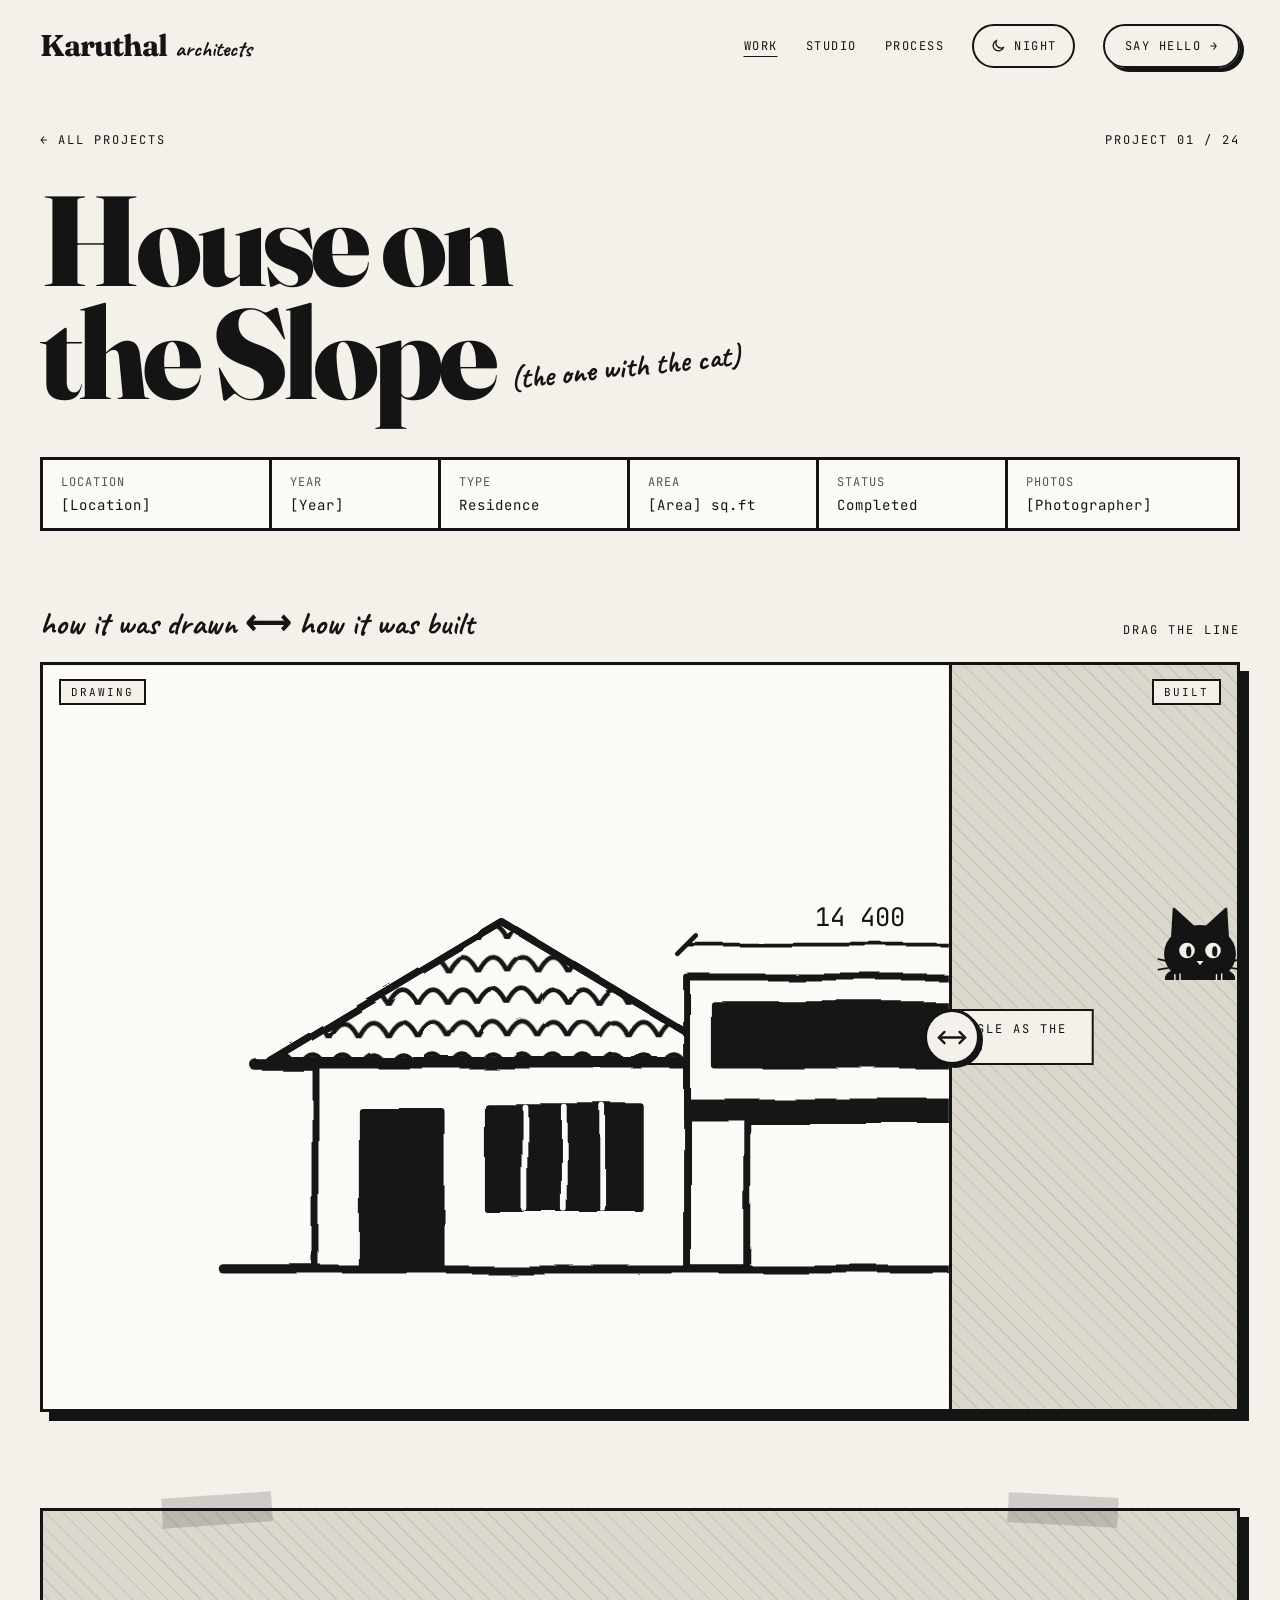
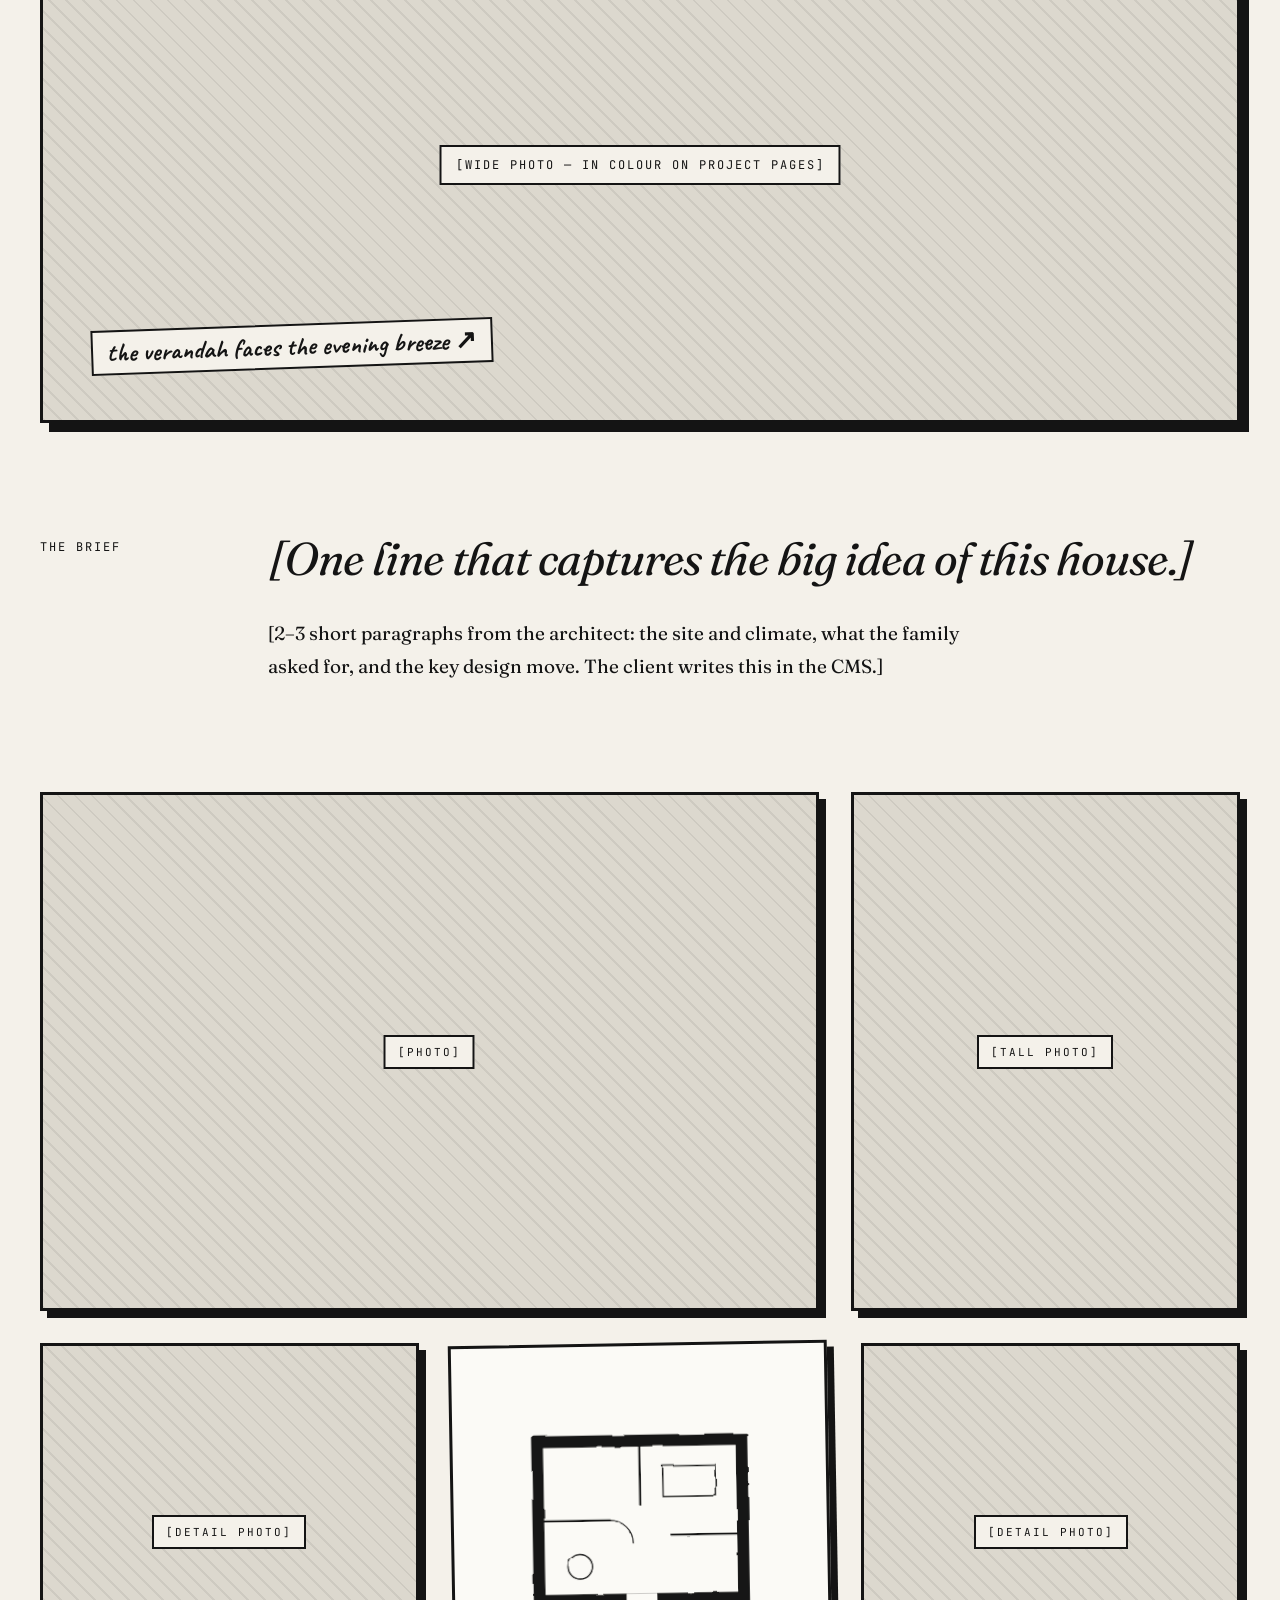
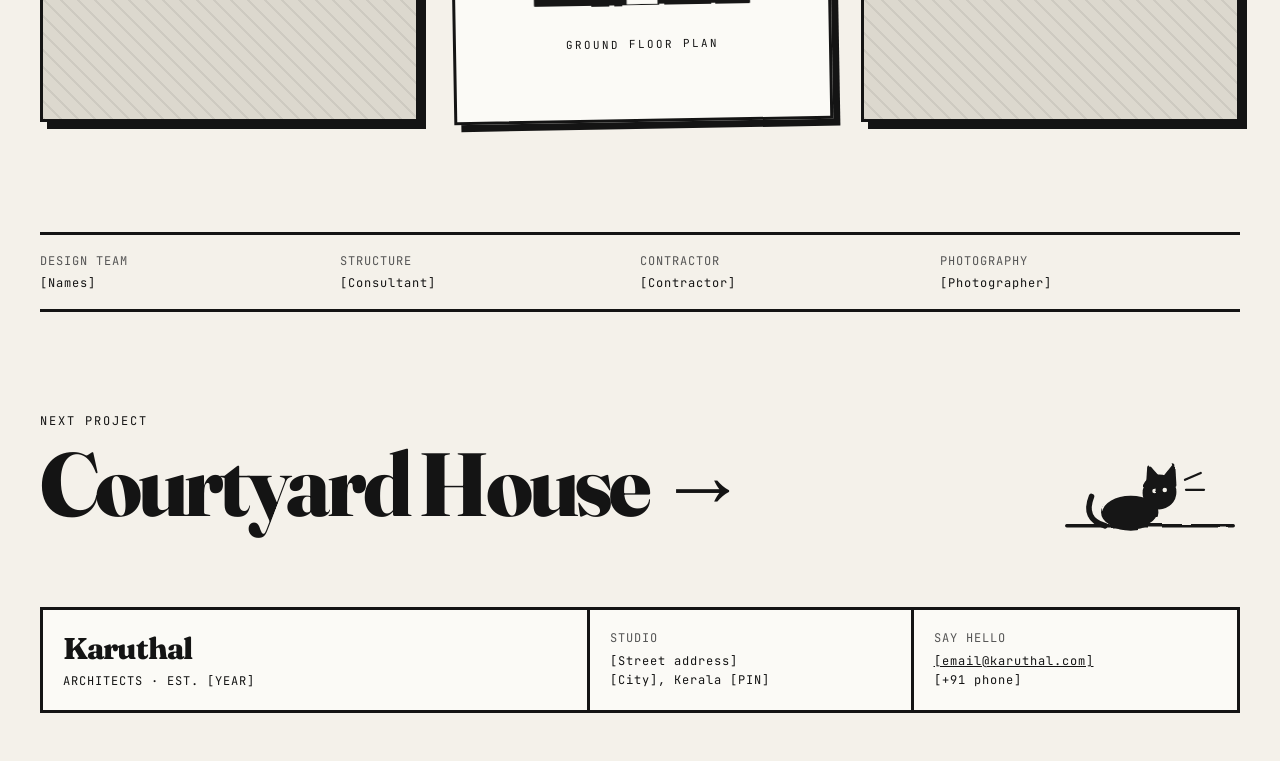
<file: project.html>
<!doctype html>
<html lang="en">
<head>
<meta charset="utf-8">
<meta name="viewport" content="width=device-width, initial-scale=1">
<title>House on the Slope — Karuthal Architects</title>
<meta name="description" content="Karuthal Architects — architecture, interiors and landscape in Kerala.">
<link rel="preconnect" href="https://fonts.googleapis.com">
<link href="https://fonts.googleapis.com/css2?family=Fraunces:ital,opsz,wght@0,9..144,300..800;1,9..144,300..800&amp;family=Caveat:wght@500;700&amp;family=JetBrains+Mono:wght@400;500&amp;display=swap" rel="stylesheet">
<style>
body{margin:0;background:#F4F1EA}
a{color:#141414}a:hover{color:#4a4a4a}

.reveal .sketch{transition:clip-path .7s cubic-bezier(.7,0,.2,1)}
.reveal:hover .sketch,.reveal:focus-visible .sketch{clip-path:inset(0 100% 0 0)}
*{box-sizing:border-box}
@media (max-width:640px){header nav,section,footer{padding-left:16px!important;padding-right:16px!important}}
@media (prefers-reduced-motion: reduce){.kspin{animation:none}}
</style>
<link rel="stylesheet" href="assets/site.css">
<script src="assets/site.js" defer></script>
</head>
<body>
<div style="background: #F4F1EA; color: #141414; font-family: 'Fraunces', Georgia, serif; min-height: 100vh; overflow: hidden">
<svg width="0" height="0" aria-hidden="true" style="position: absolute"><defs>
<filter id="wob" x="-5%" y="-5%" width="110%" height="110%"><feTurbulence type="fractalNoise" baseFrequency="0.025" numOctaves="2" seed="1" result="n"><animate attributeName="seed" values="1;4;7;3" dur="0.8s" calcMode="discrete" repeatCount="indefinite"></animate></feTurbulence><feDisplacementMap in="SourceGraphic" in2="n" scale="3.5"></feDisplacementMap></filter>
<pattern id="tiles" width="26" height="14" patternUnits="userSpaceOnUse"><path d="M0 14 Q 6.5 1 13 14 Q 19.5 1 26 14" fill="none" stroke="#141414" stroke-width="2"></path></pattern>
</defs></svg>

<header>
<nav aria-label="Primary" style="max-width: 1360px; margin: 0 auto; padding: 24px 40px; display: flex; flex-wrap: wrap; align-items: center; justify-content: space-between; gap: 20px">
<a href="index.html" style="text-decoration: none; font-size: 30px; font-weight: 700; letter-spacing: -1px; line-height: 1">Karuthal<span style="font-family: 'Caveat', cursive; font-weight: 700; font-size: 22px; letter-spacing: 0; margin-left: 8px">architects</span></a>
<div style="display: flex; flex-wrap: wrap; align-items: center; gap: 28px; font-family: 'JetBrains Mono', monospace; font-size: 12px; letter-spacing: 1.5px">
<a href="projects.html" style="text-decoration: underline; text-underline-offset: 6px">WORK</a>
<a href="#" style="text-decoration: none">STUDIO</a>
<a href="#" style="text-decoration: none">PROCESS</a>
<a href="#" style="text-decoration: none; border: 2.5px solid #141414; border-radius: 999px; padding: 12px 20px; box-shadow: 4px 4px 0 #141414">SAY HELLO →</a>
</div>
</nav>
</header>

<!-- TITLE -->
<section style="max-width: 1360px; margin: 0 auto; padding: 40px 40px 0">
<div style="display: flex; flex-wrap: wrap; justify-content: space-between; gap: 12px; font-family: 'JetBrains Mono', monospace; font-size: 12px; letter-spacing: 2px">
<a href="projects.html" style="text-decoration: none">← ALL PROJECTS</a>
<span>PROJECT 01 / 24</span>
</div>
<h1 style="margin: 36px 0 0; font-weight: 800; font-size: clamp(60px, 10vw, 150px); line-height: 0.88; letter-spacing: -5px; font-variation-settings: 'opsz' 144">House on<br>the Slope <span style="font-family: 'Caveat', cursive; font-weight: 700; font-size: 0.24em; letter-spacing: 0; display: inline-block; transform: rotate(-6deg); vertical-align: middle">(the one with the cat)</span></h1>

<div style="display: flex; flex-wrap: wrap; margin-top: 48px; border: 3px solid #141414; background: #FBFAF6; font-family: 'JetBrains Mono', monospace; font-size: 12px; letter-spacing: 1px">
<div style="flex: 1 1 180px; padding: 14px 18px; border-right: 3px solid #141414"><div style="color: #555555">LOCATION</div><div style="margin-top: 6px; font-size: 14px">[Location]</div></div>
<div style="flex: 1 1 120px; padding: 14px 18px; border-right: 3px solid #141414"><div style="color: #555555">YEAR</div><div style="margin-top: 6px; font-size: 14px">[Year]</div></div>
<div style="flex: 1 1 140px; padding: 14px 18px; border-right: 3px solid #141414"><div style="color: #555555">TYPE</div><div style="margin-top: 6px; font-size: 14px">Residence</div></div>
<div style="flex: 1 1 140px; padding: 14px 18px; border-right: 3px solid #141414"><div style="color: #555555">AREA</div><div style="margin-top: 6px; font-size: 14px">[Area] sq.ft</div></div>
<div style="flex: 1 1 140px; padding: 14px 18px; border-right: 3px solid #141414"><div style="color: #555555">STATUS</div><div style="margin-top: 6px; font-size: 14px">Completed</div></div>
<div style="flex: 1 1 180px; padding: 14px 18px"><div style="color: #555555">PHOTOS</div><div style="margin-top: 6px; font-size: 14px">[Photographer]</div></div>
</div>
</section>

<!-- DRAWING -> BUILDING -->
<section style="max-width: 1360px; margin: 72px auto 0; padding: 0 40px">
<div style="display: flex; flex-wrap: wrap; justify-content: space-between; align-items: baseline; gap: 12px">
<p style="margin: 0; font-family: 'Caveat', cursive; font-weight: 700; font-size: 32px">how it was drawn ⟷ how it was built</p>
<p style="margin: 0; font-family: 'JetBrains Mono', monospace; font-size: 12px; letter-spacing: 2px">DRAG THE LINE</p>
</div>
<div class="compare" style="--pos: 50%">
<div class="cmp-photo"><span class="chip">[PHOTO — SAME ANGLE AS THE DRAWING]</span></div>
<div class="cmp-draw">
<svg viewBox="0 0 400 280" role="img" aria-label="Ink elevation drawing of the house" preserveAspectRatio="xMidYMid meet" fill="none" stroke="#141414" stroke-width="3" stroke-linecap="round" stroke-linejoin="round"><g filter="url(#wob)">
<line x1="20" y1="240" x2="380" y2="240" stroke-width="4"></line>
<polygon points="40,150 140,90 240,150" fill="url(#tiles)"></polygon>
<polygon points="40,150 140,90 240,150"></polygon>
<line x1="34" y1="152" x2="246" y2="152" stroke-width="5"></line>
<rect x="60" y="152" width="160" height="88" fill="#FBFAF6"></rect>
<rect x="80" y="172" width="34" height="68" fill="#141414"></rect>
<rect x="134" y="170" width="66" height="44" fill="#141414"></rect>
<line x1="150" y1="170" x2="150" y2="214" stroke="#FBFAF6" stroke-width="2.5"></line><line x1="167" y1="170" x2="167" y2="214" stroke="#FBFAF6" stroke-width="2.5"></line><line x1="184" y1="170" x2="184" y2="214" stroke="#FBFAF6" stroke-width="2.5"></line>
<rect x="220" y="114" width="150" height="54" fill="#FBFAF6"></rect>
<rect x="232" y="126" width="126" height="26" fill="#141414"></rect>
<rect x="220" y="168" width="150" height="6" fill="#141414"></rect>
<rect x="246" y="176" width="94" height="64" fill="#FBFAF6"></rect>
<line x1="362" y1="174" x2="362" y2="240" stroke-width="6"></line>
<line x1="220" y1="100" x2="370" y2="100" stroke-width="1.6"></line>
<line x1="216" y1="104" x2="224" y2="96" stroke-width="2"></line><line x1="366" y1="104" x2="374" y2="96" stroke-width="2"></line>
</g>
<text x="295" y="92" text-anchor="middle" fill="#141414" stroke="none" style="font-family: 'JetBrains Mono', monospace; font-size: 11px">14 400</text>
</div>
<span class="cmp-tag" style="left: 16px">DRAWING</span><span class="cmp-tag" style="right: 16px">BUILT</span>
<div class="cmp-handle" aria-hidden="true"><span><svg viewBox="0 0 32 16" width="30" height="15" fill="none" stroke="#141414" stroke-width="2.5" stroke-linecap="round" stroke-linejoin="round"><polyline points="8,2 2,8 8,14"></polyline><polyline points="24,2 30,8 24,14"></polyline><line x1="2" y1="8" x2="30" y2="8"></line></svg></span></div>
<input type="range" min="0" max="100" value="50" aria-label="Slide between the drawing and the built photo">
</div>
</section>

<!-- WIDE PHOTO -->
<section style="max-width: 1360px; margin: 96px auto 0; padding: 0 40px">
<div style="position: relative; aspect-ratio: 21 / 9; border: 3px solid #141414; box-shadow: 9px 9px 0 #141414; background-color: #DCD8CE; background-image: repeating-linear-gradient(45deg, rgba(20,20,20,0.07) 0 2px, transparent 2px 12px)">
<span aria-hidden="true" style="position: absolute; top: -16px; left: 10%; width: 110px; height: 30px; background: rgba(20,20,20,0.16); transform: rotate(-4deg)"></span>
<span aria-hidden="true" style="position: absolute; top: -16px; right: 10%; width: 110px; height: 30px; background: rgba(20,20,20,0.16); transform: rotate(3deg)"></span>
<span style="position: absolute; left: 50%; top: 50%; transform: translate(-50%, -50%); max-width: 80%; text-align: center; background: #F4F1EA; border: 2px solid #141414; padding: 10px 14px; font-family: 'JetBrains Mono', monospace; font-size: 12px; letter-spacing: 2px">[WIDE PHOTO — IN COLOUR ON PROJECT PAGES]</span>
<span style="position: absolute; left: 4%; bottom: 10%; background: #F4F1EA; border: 2px solid #141414; padding: 4px 14px; font-family: 'Caveat', cursive; font-weight: 700; font-size: 26px; transform: rotate(-2deg)">the verandah faces the evening breeze ↗</span>
</div>
</section>

<!-- STORY -->
<section style="max-width: 1360px; margin: 110px auto 0; padding: 0 40px">
<div style="display: flex; flex-wrap: wrap; gap: 48px">
<p style="flex: 0 0 180px; margin: 6px 0 0; font-family: 'JetBrains Mono', monospace; font-size: 12px; letter-spacing: 2px">THE BRIEF</p>
<div style="flex: 1 1 640px; min-width: 0">
<p style="margin: 0; font-size: clamp(30px, 3.6vw, 46px); line-height: 1.15; letter-spacing: -1px; font-style: italic">[One line that captures the big idea of this house.]</p>
<p style="margin: 32px 0 0; font-size: 19px; line-height: 1.7; max-width: 720px">[2–3 short paragraphs from the architect: the site and climate, what the family asked for, and the key design move. The client writes this in the CMS.]</p>
</div>
</div>
</section>

<!-- GALLERY -->
<section style="max-width: 1360px; margin: 110px auto 0; padding: 0 40px">
<div style="display: flex; flex-wrap: wrap; gap: 32px">
<div style="flex: 2 1 560px; min-width: 0; position: relative; aspect-ratio: 3 / 2; border: 3px solid #141414; box-shadow: 7px 7px 0 #141414; background-color: #DCD8CE; background-image: repeating-linear-gradient(45deg, rgba(20,20,20,0.07) 0 2px, transparent 2px 12px)">
<span style="position: absolute; left: 50%; top: 50%; transform: translate(-50%, -50%); background: #F4F1EA; border: 2px solid #141414; padding: 8px 12px; font-family: 'JetBrains Mono', monospace; font-size: 11px; letter-spacing: 2px">[PHOTO]</span>
</div>
<div style="flex: 1 1 280px; min-width: 0; position: relative; min-height: 360px; border: 3px solid #141414; box-shadow: 7px 7px 0 #141414; background-color: #DCD8CE; background-image: repeating-linear-gradient(45deg, rgba(20,20,20,0.07) 0 2px, transparent 2px 12px)">
<span style="position: absolute; left: 50%; top: 50%; transform: translate(-50%, -50%); background: #F4F1EA; border: 2px solid #141414; padding: 8px 12px; font-family: 'JetBrains Mono', monospace; font-size: 11px; letter-spacing: 2px">[TALL PHOTO]</span>
</div>
</div>
<div style="display: flex; flex-wrap: wrap; gap: 32px; margin-top: 32px">
<div style="flex: 1 1 300px; min-width: 0; position: relative; aspect-ratio: 1 / 1; border: 3px solid #141414; box-shadow: 7px 7px 0 #141414; background-color: #DCD8CE; background-image: repeating-linear-gradient(45deg, rgba(20,20,20,0.07) 0 2px, transparent 2px 12px)">
<span style="position: absolute; left: 50%; top: 50%; transform: translate(-50%, -50%); background: #F4F1EA; border: 2px solid #141414; padding: 8px 12px; font-family: 'JetBrains Mono', monospace; font-size: 11px; letter-spacing: 2px">[DETAIL PHOTO]</span>
</div>
<div style="flex: 1 1 300px; min-width: 0; aspect-ratio: 1 / 1; border: 3px solid #141414; box-shadow: 7px 7px 0 #141414; background: #FBFAF6; display: flex; flex-direction: column; align-items: center; justify-content: center; gap: 10px; transform: rotate(-1deg)">
<svg viewBox="0 0 400 280" role="img" aria-label="Ground floor plan drawing" style="width: 82%; height: auto" fill="none" stroke="#141414" stroke-width="3" stroke-linecap="round" stroke-linejoin="round"><g filter="url(#wob)">
<rect x="60" y="30" width="280" height="220" fill="#141414"></rect>
<rect x="74" y="44" width="252" height="192" fill="#FBFAF6" stroke="none"></rect>
<line x1="200" y1="44" x2="200" y2="120"></line><line x1="74" y1="140" x2="160" y2="140"></line><line x1="240" y1="160" x2="326" y2="160"></line>
<path d="M160 140 A 30 30 0 0 1 190 170" stroke-width="1.6"></path>
<rect x="230" y="70" width="70" height="40" stroke-width="2"></rect>
<circle cx="120" cy="200" r="16" stroke-width="2"></circle>
<rect x="180" y="236" width="40" height="14" fill="#FBFAF6" stroke="none"></rect>
</g></svg>
<span style="font-family: 'JetBrains Mono', monospace; font-size: 11px; letter-spacing: 2px">GROUND FLOOR PLAN</span>
</div>
<div style="flex: 1 1 300px; min-width: 0; position: relative; aspect-ratio: 1 / 1; border: 3px solid #141414; box-shadow: 7px 7px 0 #141414; background-color: #DCD8CE; background-image: repeating-linear-gradient(45deg, rgba(20,20,20,0.07) 0 2px, transparent 2px 12px)">
<span style="position: absolute; left: 50%; top: 50%; transform: translate(-50%, -50%); background: #F4F1EA; border: 2px solid #141414; padding: 8px 12px; font-family: 'JetBrains Mono', monospace; font-size: 11px; letter-spacing: 2px">[DETAIL PHOTO]</span>
</div>
</div>
</section>

<!-- CREDITS -->
<section style="max-width: 1360px; margin: 110px auto 0; padding: 0 40px">
<div style="display: flex; flex-wrap: wrap; border-top: 3px solid #141414; border-bottom: 3px solid #141414; font-family: 'JetBrains Mono', monospace; font-size: 12px; letter-spacing: 1px">
<div style="flex: 1 1 220px; padding: 18px 0"><div style="color: #555555">DESIGN TEAM</div><div style="margin-top: 6px">[Names]</div></div>
<div style="flex: 1 1 220px; padding: 18px 0"><div style="color: #555555">STRUCTURE</div><div style="margin-top: 6px">[Consultant]</div></div>
<div style="flex: 1 1 220px; padding: 18px 0"><div style="color: #555555">CONTRACTOR</div><div style="margin-top: 6px">[Contractor]</div></div>
<div style="flex: 1 1 220px; padding: 18px 0"><div style="color: #555555">PHOTOGRAPHY</div><div style="margin-top: 6px">[Photographer]</div></div>
</div>
</section>

<!-- NEXT -->
<section style="max-width: 1360px; margin: 0 auto; padding: 90px 40px 70px">
<a href="project.html" style="display: flex; flex-wrap: wrap; justify-content: space-between; align-items: center; gap: 32px; text-decoration: none">
<div style="min-width: 0">
<p style="margin: 0; font-family: 'JetBrains Mono', monospace; font-size: 12px; letter-spacing: 2px">NEXT PROJECT</p>
<p style="margin: 12px 0 0; font-weight: 800; font-size: clamp(48px, 7vw, 100px); letter-spacing: -4px; line-height: 0.95">Courtyard House →</p>
</div>
<svg viewBox="0 0 160 120" aria-hidden="true" style="width: 180px; height: auto" fill="none" stroke="#141414" stroke-width="3" stroke-linecap="round" stroke-linejoin="round"><g filter="url(#wob)">
<line x1="6" y1="110" x2="154" y2="110"></line>
<path d="M40 110 Q 20 104 28 84" stroke-width="5"></path>
<ellipse cx="62" cy="98" rx="24" ry="14" fill="#141414"></ellipse>
<circle cx="88" cy="80" r="14" fill="#141414"></circle>
<polygon points="78,73 79,58 88,68" fill="#141414"></polygon><polygon points="92,68 101,57 102,74" fill="#141414"></polygon>
<circle cx="84" cy="79" r="2" fill="#F4F1EA" stroke="none"></circle><circle cx="94" cy="79" r="2" fill="#F4F1EA" stroke="none"></circle>
<path d="M112 70 l 14 -6 m -14 14 l 16 0" stroke-width="2"></path>
</g></svg>
</a>
</section>

<footer style="max-width: 1360px; margin: 0 auto; padding: 0 40px 48px">
<div style="display: flex; flex-wrap: wrap; border: 3px solid #141414; background: #FBFAF6; font-family: 'JetBrains Mono', monospace; font-size: 12px; letter-spacing: 1px">
<div style="flex: 2 1 300px; padding: 20px; border-right: 3px solid #141414"><div style="font-family: 'Fraunces', serif; font-weight: 800; font-size: 30px; letter-spacing: -1px">Karuthal</div><div style="margin-top: 6px">ARCHITECTS · EST. [YEAR]</div></div>
<div style="flex: 1 1 200px; padding: 20px; border-right: 3px solid #141414"><div style="color: #555555">STUDIO</div><div style="margin-top: 6px; line-height: 1.6">[Street address]<br>[City], Kerala [PIN]</div></div>
<div style="flex: 1 1 200px; padding: 20px"><div style="color: #555555">SAY HELLO</div><div style="margin-top: 6px; line-height: 1.6"><a href="#">[email@karuthal.com]</a><br>[+91 phone]</div></div>
</div>
</footer>

</div>
</body>
</html>
</file>
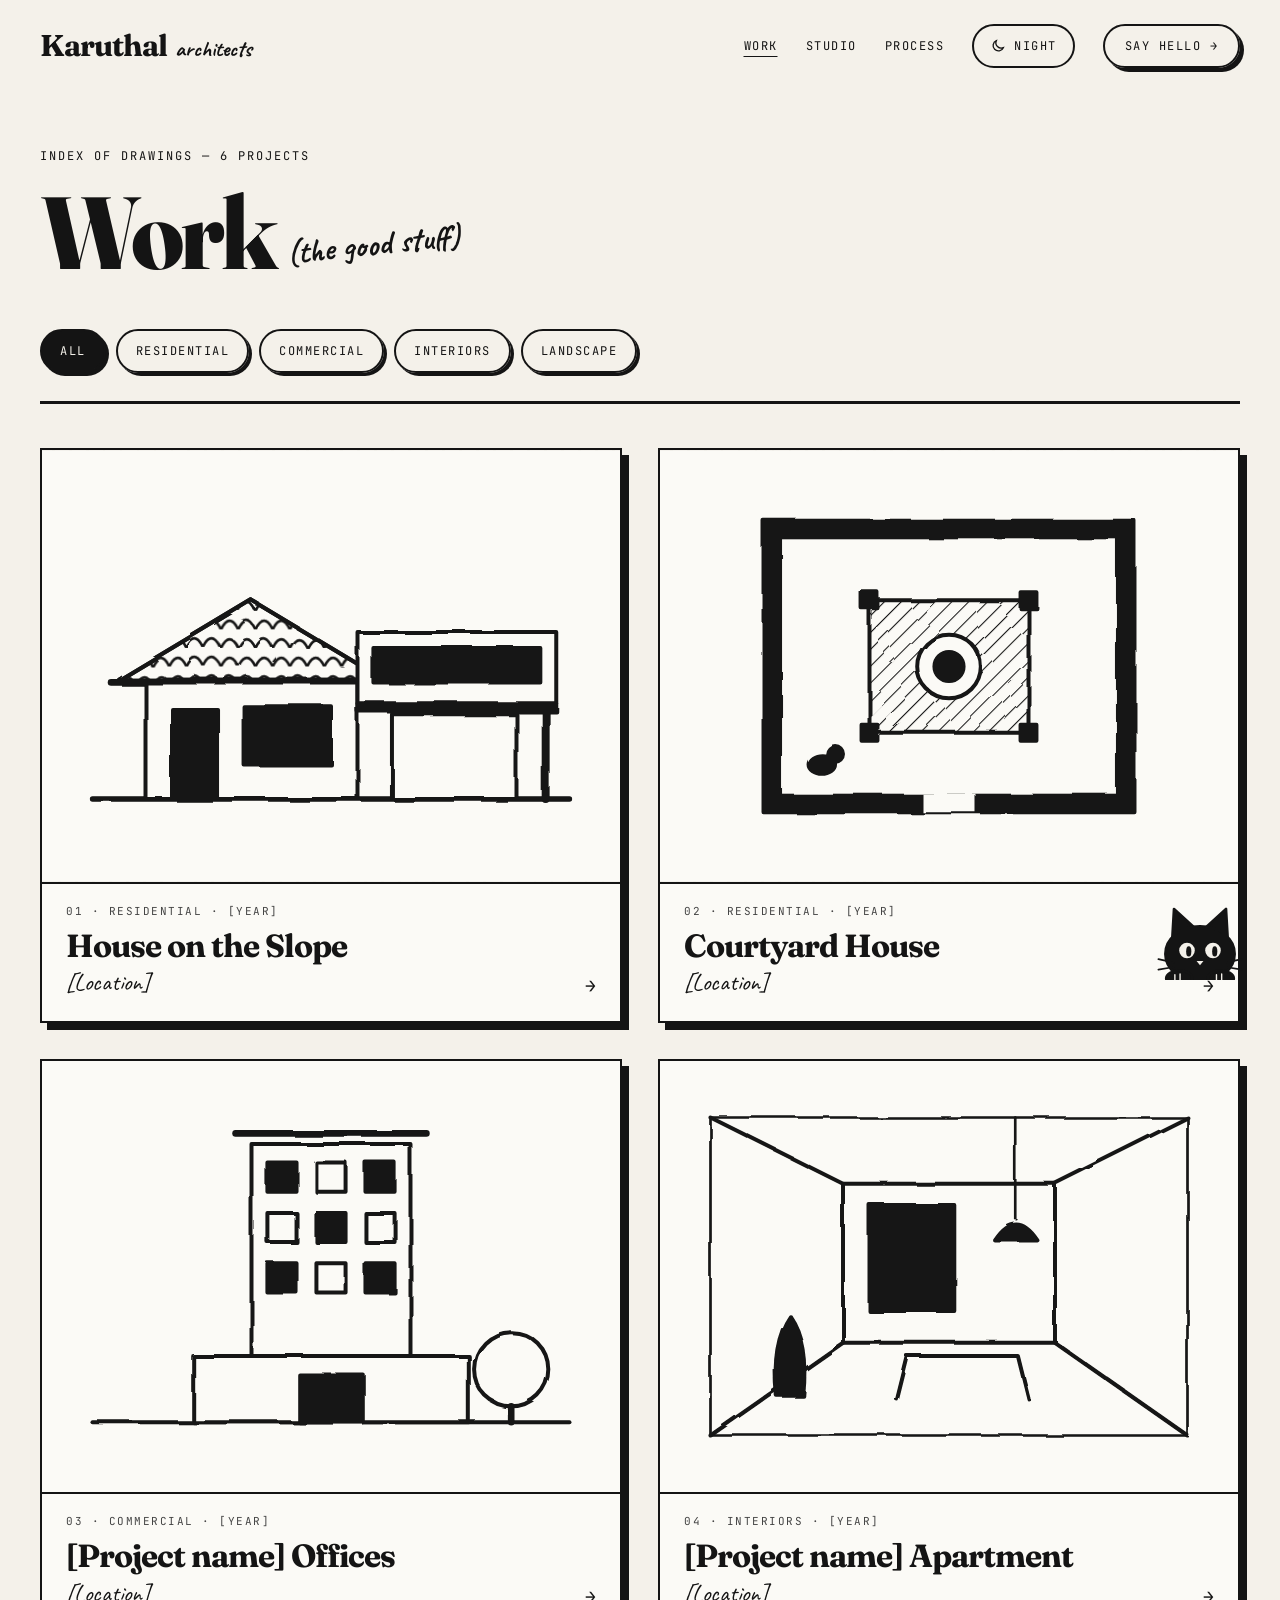
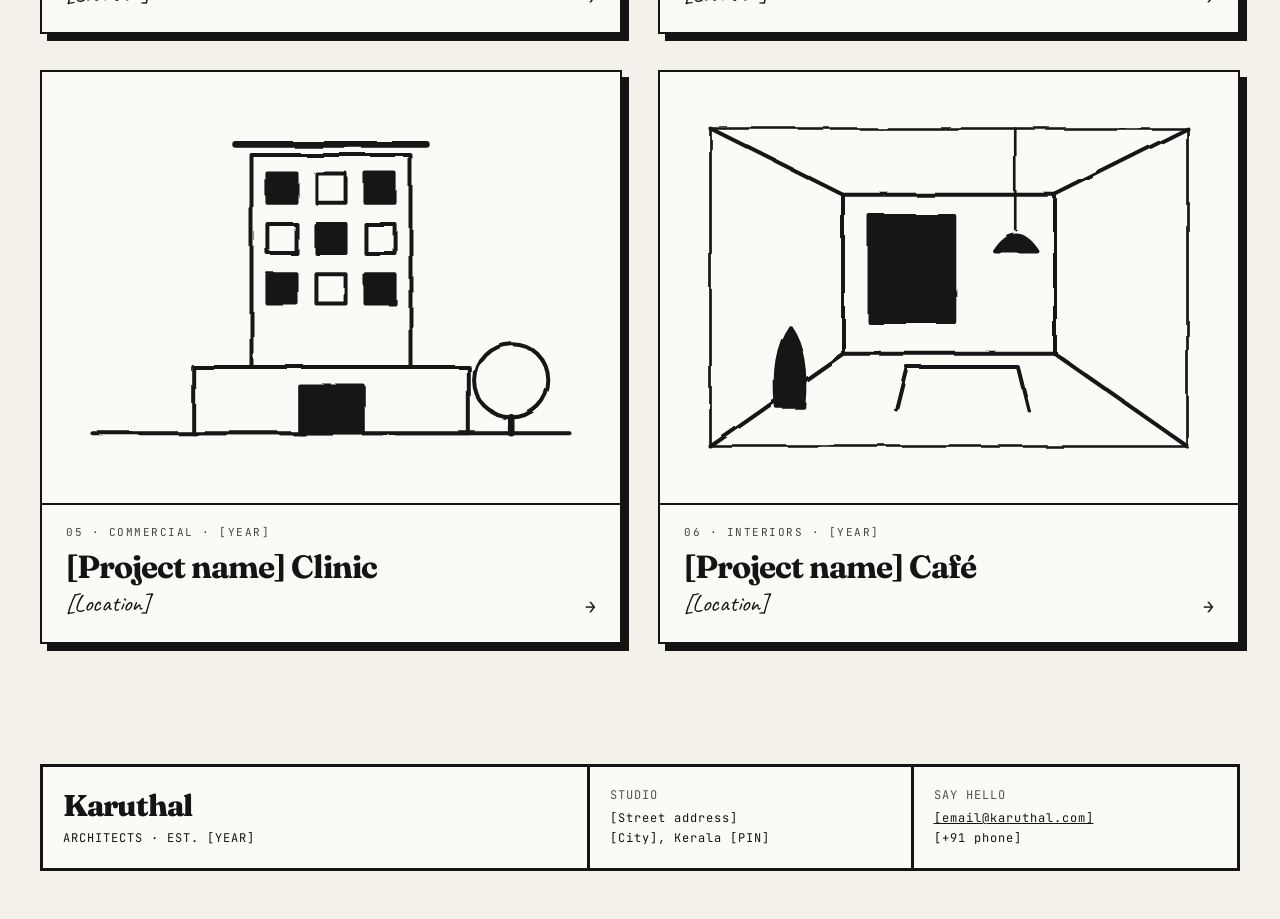
<file: projects.html>
<!doctype html>
<html lang="en">
<head>
<meta charset="utf-8">
<meta name="viewport" content="width=device-width, initial-scale=1">
<title>Work — Karuthal Architects</title>
<meta name="description" content="Projects by Karuthal Architects — residential, commercial, interiors and landscape.">
<link rel="preconnect" href="https://fonts.googleapis.com">
<link href="https://fonts.googleapis.com/css2?family=Fraunces:ital,opsz,wght@0,9..144,300..800;1,9..144,300..800&amp;family=Caveat:wght@500;700&amp;family=JetBrains+Mono:wght@400;500&amp;display=swap" rel="stylesheet">
<style>
*{box-sizing:border-box}
body{margin:0;background:#F4F1EA;color:#141414;font-family:'Fraunces',Georgia,serif}
a{color:#141414}a:hover{color:#4a4a4a}
.mono{font-family:'JetBrains Mono',monospace}
.wrap{max-width:1360px;margin:0 auto;padding:0 40px}
@media (max-width:640px){.wrap{padding:0 16px}}
.filters{display:flex;flex-wrap:wrap;gap:10px;margin-top:48px;padding-bottom:28px;border-bottom:3px solid #141414}
.filters button{font-family:'JetBrains Mono',monospace;font-size:12px;letter-spacing:1.5px;padding:12px 18px;min-height:44px;border:2.5px solid #141414;border-radius:999px;box-shadow:3px 3px 0 #141414;background:transparent;color:#141414;cursor:pointer}
.filters button[aria-pressed="true"]{background:#141414;color:#F4F1EA}
.grid{display:flex;flex-wrap:wrap;gap:36px;padding:44px 0 120px}
.card{flex:1 1 380px;min-width:0;text-decoration:none;border:2.5px solid #141414;box-shadow:7px 7px 0 #141414;background:#FBFAF6;display:flex;flex-direction:column;transition:transform .2s,box-shadow .2s}
.card:hover{transform:translate(-2px,-2px);box-shadow:9px 9px 0 #141414}
.card[hidden]{display:none}
.photo{position:relative;aspect-ratio:4/3;border-bottom:2.5px solid #141414;background-color:#DCD8CE;background-image:repeating-linear-gradient(45deg,rgba(20,20,20,.07) 0 2px,transparent 2px 12px);overflow:hidden}
.photo img{position:absolute;inset:0;width:100%;height:100%;object-fit:cover;filter:grayscale(1) contrast(1.15);mix-blend-mode:multiply}
.photo .ph{position:absolute;left:50%;top:50%;transform:translate(-50%,-50%);background:#F4F1EA;border:2px solid #141414;padding:8px 12px;font-family:'JetBrains Mono',monospace;font-size:11px;letter-spacing:2px}
.sketch{position:absolute;inset:0;background:#FBFAF6;display:flex;align-items:center;justify-content:center;padding:24px;transition:clip-path .7s cubic-bezier(.7,0,.2,1);clip-path:inset(0 0 0 0)}
.card:hover .sketch,.card:focus-visible .sketch{clip-path:inset(0 100% 0 0)}
.sketch svg{width:100%;height:auto}
.meta{padding:20px 24px 24px;display:flex;justify-content:space-between;align-items:flex-end;gap:16px}
@media (prefers-reduced-motion:reduce){.sketch,.card{transition:none}}
</style>
<link rel="stylesheet" href="assets/site.css">
<script src="assets/site.js" defer></script>
</head>
<body>
<svg width="0" height="0" aria-hidden="true" style="position:absolute"><defs>
<filter id="wob" x="-5%" y="-5%" width="110%" height="110%"><feTurbulence type="fractalNoise" baseFrequency="0.025" numOctaves="2" seed="1" result="n"><animate attributeName="seed" values="1;4;7;3" dur="0.8s" calcMode="discrete" repeatCount="indefinite"></animate></feTurbulence><feDisplacementMap in="SourceGraphic" in2="n" scale="3.5"></feDisplacementMap></filter>
<pattern id="tiles" width="26" height="14" patternUnits="userSpaceOnUse"><path d="M0 14 Q 6.5 1 13 14 Q 19.5 1 26 14" fill="none" stroke="#141414" stroke-width="2"></path></pattern>
<pattern id="hatch" width="9" height="9" patternUnits="userSpaceOnUse" patternTransform="rotate(45)"><line x1="0" y1="0" x2="0" y2="9" stroke="#141414" stroke-width="1.6"></line></pattern>
<symbol id="d-tower" viewBox="0 0 400 280"><g fill="none" stroke="#141414" stroke-width="3" stroke-linecap="round" stroke-linejoin="round" filter="url(#wob)"><line x1="20" y1="250" x2="380" y2="250"/><rect x="140" y="40" width="120" height="160" fill="#FBFAF6"/><rect x="152" y="54" width="22" height="22" fill="#141414"/><rect x="189" y="54" width="22" height="22"/><rect x="226" y="54" width="22" height="22" fill="#141414"/><rect x="152" y="92" width="22" height="22"/><rect x="189" y="92" width="22" height="22" fill="#141414"/><rect x="226" y="92" width="22" height="22"/><rect x="152" y="130" width="22" height="22" fill="#141414"/><rect x="189" y="130" width="22" height="22"/><rect x="226" y="130" width="22" height="22" fill="#141414"/><rect x="96" y="200" width="208" height="50" fill="#FBFAF6"/><rect x="176" y="214" width="48" height="36" fill="#141414"/><line x1="128" y1="32" x2="272" y2="32" stroke-width="5"/><circle cx="336" cy="210" r="28" fill="#FBFAF6"/><line x1="336" y1="238" x2="336" y2="250" stroke-width="5"/></g></symbol>
<symbol id="d-court" viewBox="0 0 400 280"><g fill="none" stroke="#141414" stroke-width="3" stroke-linecap="round" stroke-linejoin="round" filter="url(#wob)"><rect x="60" y="30" width="280" height="220" fill="#141414"/><rect x="74" y="44" width="252" height="192" fill="#FBFAF6" stroke="none"/><rect x="140" y="90" width="120" height="100" fill="url(#hatch)"/><rect x="134" y="84" width="12" height="12" fill="#141414"/><rect x="254" y="84" width="12" height="12" fill="#141414"/><rect x="134" y="184" width="12" height="12" fill="#141414"/><rect x="254" y="184" width="12" height="12" fill="#141414"/><circle cx="200" cy="140" r="24" fill="#FBFAF6"/><circle cx="200" cy="140" r="11" fill="#141414"/><rect x="180" y="236" width="40" height="14" fill="#FBFAF6" stroke="none"/><ellipse cx="104" cy="214" rx="10" ry="7" fill="#141414"/><circle cx="114" cy="206" r="6" fill="#141414"/></g></symbol>
<symbol id="d-house" viewBox="0 0 400 280"><g fill="none" stroke="#141414" stroke-width="3" stroke-linecap="round" stroke-linejoin="round" filter="url(#wob)"><line x1="20" y1="240" x2="380" y2="240" stroke-width="4"/><polygon points="40,150 140,90 240,150" fill="url(#tiles)"/><polygon points="40,150 140,90 240,150"/><line x1="34" y1="152" x2="246" y2="152" stroke-width="5"/><rect x="60" y="152" width="160" height="88" fill="#FBFAF6"/><rect x="80" y="172" width="34" height="68" fill="#141414"/><rect x="134" y="170" width="66" height="44" fill="#141414"/><rect x="220" y="114" width="150" height="54" fill="#FBFAF6"/><rect x="232" y="126" width="126" height="26" fill="#141414"/><rect x="220" y="168" width="150" height="6" fill="#141414"/><rect x="246" y="176" width="94" height="64" fill="#FBFAF6"/><line x1="362" y1="174" x2="362" y2="240" stroke-width="6"/></g></symbol>
<symbol id="d-interior" viewBox="0 0 400 280"><g fill="none" stroke="#141414" stroke-width="3" stroke-linecap="round" stroke-linejoin="round" filter="url(#wob)"><rect x="20" y="20" width="360" height="240" stroke-width="2"/><rect x="120" y="70" width="160" height="120" fill="#FBFAF6"/><line x1="20" y1="20" x2="120" y2="70"/><line x1="380" y1="20" x2="280" y2="70"/><line x1="20" y1="260" x2="120" y2="190"/><line x1="380" y1="260" x2="280" y2="190"/><rect x="140" y="86" width="64" height="80" fill="#141414"/><line x1="250" y1="20" x2="250" y2="96" stroke-width="2"/><path d="M234 112 Q 250 88 266 112 Z" fill="#141414"/><polyline points="160,232 168,200 252,200 260,232"/><path d="M70 230 Q 66 190 80 170 Q 94 190 90 230 Z" fill="#141414"/></g></symbol>
</defs></svg>

<header>
<nav aria-label="Primary" class="wrap" style="padding-top:24px;padding-bottom:24px;display:flex;flex-wrap:wrap;align-items:center;justify-content:space-between;gap:20px">
<a href="index.html" style="text-decoration:none;font-size:30px;font-weight:700;letter-spacing:-1px;line-height:1">Karuthal<span style="font-family:'Caveat',cursive;font-size:22px;letter-spacing:0;margin-left:8px">architects</span></a>
<div class="mono" style="display:flex;flex-wrap:wrap;align-items:center;gap:28px;font-size:12px;letter-spacing:1.5px">
<a href="projects.html" aria-current="page" style="text-underline-offset:6px">WORK</a>
<a href="#" style="text-decoration:none">STUDIO</a>
<a href="#" style="text-decoration:none">PROCESS</a>
<a href="#" style="text-decoration:none;border:2.5px solid #141414;border-radius:999px;padding:12px 20px;box-shadow:4px 4px 0 #141414">SAY HELLO →</a>
</div>
</nav>
</header>

<main class="wrap">
<p class="mono" style="margin:56px 0 0;font-size:12px;letter-spacing:2px">INDEX OF DRAWINGS — <span id="count">6</span> PROJECTS</p>
<h1 style="margin:20px 0 0;font-size:clamp(56px,8vw,112px);line-height:.95;letter-spacing:-4px;font-weight:800">Work <span style="font-family:'Caveat',cursive;font-weight:700;font-size:.32em;letter-spacing:0;vertical-align:middle;display:inline-block;transform:rotate(-6deg)">(the good stuff)</span></h1>

<div class="filters" role="group" aria-label="Filter projects">
<button type="button" data-f="ALL" aria-pressed="true">ALL</button>
<button type="button" data-f="RESIDENTIAL" aria-pressed="false">RESIDENTIAL</button>
<button type="button" data-f="COMMERCIAL" aria-pressed="false">COMMERCIAL</button>
<button type="button" data-f="INTERIORS" aria-pressed="false">INTERIORS</button>
<button type="button" data-f="LANDSCAPE" aria-pressed="false">LANDSCAPE</button>
</div>

<div class="grid" id="grid"></div>
<p id="empty" class="mono" hidden style="margin:0 0 120px;font-size:13px;letter-spacing:1.5px">Nothing here yet — still on the drawing board.</p>
</main>

<footer class="wrap" style="padding-bottom:48px">
<div class="mono" style="display:flex;flex-wrap:wrap;border:3px solid #141414;background:#FBFAF6;font-size:12px;letter-spacing:1px">
<div style="flex:2 1 300px;padding:20px;border-right:3px solid #141414"><div style="font-family:'Fraunces',serif;font-weight:800;font-size:30px;letter-spacing:-1px">Karuthal</div><div style="margin-top:6px">ARCHITECTS · EST. [YEAR]</div></div>
<div style="flex:1 1 200px;padding:20px;border-right:3px solid #141414"><div style="color:#555">STUDIO</div><div style="margin-top:6px;line-height:1.6">[Street address]<br>[City], Kerala [PIN]</div></div>
<div style="flex:1 1 200px;padding:20px"><div style="color:#555">SAY HELLO</div><div style="margin-top:6px;line-height:1.6"><a href="#">[email@karuthal.com]</a><br>[+91 phone]</div></div>
</div>
</footer>

<script>
// Project data — replace with CMS data later. Add "photo": "images/xyz.jpg" to show a real photo under the sketch.
const projects = [
  { no: '01', cat: 'RESIDENTIAL', name: 'House on the Slope', kind: 'house', photo: '' },
  { no: '02', cat: 'RESIDENTIAL', name: 'Courtyard House', kind: 'court', photo: '' },
  { no: '03', cat: 'COMMERCIAL', name: '[Project name] Offices', kind: 'tower', photo: '' },
  { no: '04', cat: 'INTERIORS', name: '[Project name] Apartment', kind: 'interior', photo: '' },
  { no: '05', cat: 'COMMERCIAL', name: '[Project name] Clinic', kind: 'tower', photo: '' },
  { no: '06', cat: 'INTERIORS', name: '[Project name] Café', kind: 'interior', photo: '' }
];
const grid = document.getElementById('grid');
const esc = s => s.replace(/[&<>"]/g, c => ({'&':'&amp;','<':'&lt;','>':'&gt;','"':'&quot;'}[c]));
grid.innerHTML = projects.map(p => `
<a class="card" href="project.html" data-cat="${p.cat}">
  <div class="photo">
    ${p.photo ? `<img src="${esc(p.photo)}" alt="${esc(p.name)}" loading="lazy">` : '<span class="ph">[PROJECT PHOTO]</span>'}
    <div class="sketch" aria-hidden="true"><svg viewBox="0 0 400 280"><use href="#d-${p.kind}"></use></svg></div>
  </div>
  <div class="meta">
    <div style="min-width:0">
      <p class="mono" style="margin:0;font-size:11px;letter-spacing:1.5px;color:#444">${p.no} · ${p.cat} · [YEAR]</p>
      <h2 style="margin:10px 0 0;font-weight:700;font-size:32px;letter-spacing:-1px;line-height:1.1">${esc(p.name)}</h2>
      <p style="margin:4px 0 0;font-family:'Caveat',cursive;font-size:24px">[Location]</p>
    </div>
    <span aria-hidden="true" class="mono" style="font-size:18px">→</span>
  </div>
</a>`).join('');
document.getElementById('count').textContent = projects.length;
const buttons = document.querySelectorAll('.filters button');
buttons.forEach(b => b.addEventListener('click', () => {
  const f = b.dataset.f;
  buttons.forEach(x => x.setAttribute('aria-pressed', String(x === b)));
  let shown = 0;
  grid.querySelectorAll('.card').forEach(c => {
    const on = f === 'ALL' || c.dataset.cat === f;
    c.hidden = !on; if (on) shown++;
  });
  document.getElementById('empty').hidden = shown > 0;
}));
</script>
</body>
</html>
</file>
<file: assets/site.css>
@import url('https://fonts.googleapis.com/css2?family=Noto+Serif+Malayalam:wght@600&display=swap');

/* ---------- base ---------- */
html { background: #F4F1EA; scroll-behavior: smooth; }
:root {
  --pencil: url("data:image/svg+xml,%3Csvg xmlns='http://www.w3.org/2000/svg' width='32' height='32' viewBox='0 0 32 32'%3E%3Cpath d='M3 29 L5 22 L23 4 L28 9 L10 27 Z' fill='%23FBFAF6' stroke='%23141414' stroke-width='2' stroke-linejoin='round'/%3E%3Cpath d='M3 29 L5 22 L10 27 Z' fill='%23141414'/%3E%3Cpath d='M20 7 L25 12' stroke='%23141414' stroke-width='2'/%3E%3C/svg%3E");
}
body { cursor: var(--pencil) 3 29, auto; }
a, button, label, input[type=range], [tabindex] { cursor: var(--pencil) 3 29, pointer; }
.ml { font-family: 'Noto Serif Malayalam', serif; }
.chip { position: absolute; left: 50%; top: 50%; transform: translate(-50%, -50%); max-width: 80%; text-align: center; background: #F4F1EA; border: 2px solid #141414; padding: 10px 14px; font-family: 'JetBrains Mono', monospace; font-size: 12px; letter-spacing: 2px; color: #141414; }
.hatchbg { background-color: #DCD8CE; background-image: repeating-linear-gradient(45deg, rgba(20,20,20,0.07) 0 2px, transparent 2px 12px); }

/* ---------- night mode: invert the whole ink drawing ---------- */
html.night { filter: invert(1) hue-rotate(180deg); }
html.night img, html.night video { filter: invert(1) hue-rotate(180deg); }
.night-btn { display: inline-flex; align-items: center; gap: 8px; font-family: 'JetBrains Mono', monospace; font-size: 12px; letter-spacing: 1.5px; color: #141414; background: transparent; border: 2.5px solid #141414; border-radius: 999px; padding: 10px 16px; min-height: 44px; }

/* ---------- hero: draws itself, then comes alive ---------- */
@keyframes kdraw { to { stroke-dashoffset: 0; } }
@keyframes kfill { from { fill-opacity: 0; } to { fill-opacity: 1; } }
@keyframes kfade { from { opacity: 0; } to { opacity: 1; } }
.drawing .ink { stroke-dasharray: 1 1; stroke-dashoffset: 1; animation: kdraw 1.1s cubic-bezier(.6,0,.3,1) forwards; }
.drawing .ink.f { fill-opacity: 0; animation: kdraw 1.1s cubic-bezier(.6,0,.3,1) forwards, kfill .5s ease forwards; }
.drawing .fo { fill-opacity: 0; animation: kfill .6s ease forwards; }
.drawing .lbl { opacity: 0; animation: kfade .6s ease forwards; }

.alive .sway { transform-box: view-box; transform-origin: 92px 250px; animation: ksway 4s ease-in-out infinite; }
@keyframes ksway { 0%,100% { transform: rotate(-2deg); } 50% { transform: rotate(2.5deg); } }
.alive .tail { transform-box: view-box; transform-origin: 350px 528px; animation: ktail 1.6s ease-in-out infinite; }
@keyframes ktail { 0%,100% { transform: rotate(0); } 50% { transform: rotate(16deg); } }
.alive .wave { transform-box: view-box; transform-origin: 948px 294px; animation: kwave 2.6s ease-in-out infinite; }
@keyframes kwave { 0%,55%,100% { transform: rotate(0); } 65% { transform: rotate(-12deg); } 75% { transform: rotate(6deg); } 85% { transform: rotate(-8deg); } }
.alive .fly { animation: kfly 10s linear infinite; }
.alive .fly2 { animation-delay: -4s; }
@keyframes kfly { 0% { transform: translate(60px, 20px); opacity: 0; } 8% { opacity: 1; } 88% { opacity: 1; } 100% { transform: translate(-640px, -70px); opacity: 0; } }
.alive .bob { animation: kbob 3s ease-in-out infinite; }
@keyframes kbob { 0%,100% { transform: translateY(0); } 50% { transform: translateY(-8px); } }
.alive .drift { animation: kdrift 16s ease-in-out infinite alternate; }
.alive .d2 { animation-duration: 21s; }
@keyframes kdrift { to { transform: translateX(46px); } }

/* monsoon rain */
.rain { animation: krain .9s linear infinite; }
.rain.r2 { animation-delay: -.45s; }
@keyframes krain { 0% { transform: translate(6px,-16px); opacity: 0; } 25% { opacity: 1; } 100% { transform: translate(-8px,20px); opacity: 0; } }

/* ---------- team: cartoon -> real photo ---------- */
.team { display: flex; flex-wrap: wrap; gap: 40px; margin-top: 52px; }
.member { flex: 1 1 260px; min-width: 0; outline: none; }
.member .frame { position: relative; aspect-ratio: 4 / 5; border: 3px solid #141414; box-shadow: 7px 7px 0 #141414; overflow: hidden; transition: transform .3s; }
.member:nth-child(odd) .frame { transform: rotate(-1.2deg); }
.member:nth-child(even) .frame { transform: rotate(1deg); }
.member:hover .frame, .member:focus-visible .frame { transform: rotate(0) scale(1.02); }
.member .real { position: absolute; inset: 0; }
.member .real img { width: 100%; height: 100%; object-fit: cover; filter: grayscale(1) contrast(1.1); }
.member .toon { position: absolute; inset: 0; background: #FBFAF6; display: flex; align-items: flex-end; justify-content: center; clip-path: circle(150% at 50% 100%); transition: clip-path .7s cubic-bezier(.7,0,.2,1); }
.member .toon svg { width: 92%; height: auto; display: block; }
.member:hover .toon, .member:focus-visible .toon { clip-path: circle(0% at 50% 100%); }
.member:focus-visible .frame { outline: 3px dashed #141414; outline-offset: 6px; }
.member h3 { margin: 26px 0 0; font-weight: 800; font-size: 30px; letter-spacing: -1px; }
.member .role { margin: 4px 0 0; font-family: 'JetBrains Mono', monospace; font-size: 11px; letter-spacing: 1.5px; }
.member .fact { margin: 8px 0 0; font-family: 'Caveat', cursive; font-weight: 700; font-size: 23px; }

/* ---------- dream-home builder ---------- */
.builder { display: flex; flex-wrap: wrap; gap: 40px; margin-top: 48px; align-items: flex-start; }
.builder-art { flex: 3 1 520px; min-width: 0; border: 3px solid #141414; box-shadow: 9px 9px 0 #141414; background: #FBFAF6; padding: 16px; }
.builder-art svg { width: 100%; height: auto; display: block; }
.builder-ctl { flex: 2 1 320px; min-width: 0; }
.opt-group { border: none; padding: 0; margin: 0 0 24px; }
.opt-group legend { font-family: 'JetBrains Mono', monospace; font-size: 12px; letter-spacing: 2px; margin-bottom: 10px; padding: 0; }
.opt-group .row { display: flex; flex-wrap: wrap; gap: 10px; }
.opt-group label { position: relative; }
.opt-group input { position: absolute; opacity: 0; width: 1px; height: 1px; }
.opt-group span { display: inline-flex; align-items: center; min-height: 44px; padding: 0 18px; border: 2.5px solid #141414; border-radius: 999px; box-shadow: 3px 3px 0 #141414; font-family: 'Fraunces', serif; font-size: 16px; background: #F4F1EA; }
.opt-group input:checked + span { background: #141414; color: #F4F1EA; }
.opt-group input:focus-visible + span { outline: 3px dashed #141414; outline-offset: 3px; }
#dream-svg .o { display: none; }
#dream-svg[data-roof=sloped] .roof-sloped, #dream-svg[data-roof=flat] .roof-flat, #dream-svg[data-roof=butterfly] .roof-butterfly,
#dream-svg[data-verandah=yes] .ver-yes, #dream-svg[data-courtyard=yes] .court-yes,
#dream-svg[data-windows=jali] .win-jali, #dream-svg[data-windows=glass] .win-glass { display: inline; }
.dream-summary { margin: 4px 0 22px; font-size: 21px; line-height: 1.45; font-style: italic; }
.btn-ink { display: inline-flex; align-items: center; min-height: 48px; text-decoration: none; background: #141414; color: #F4F1EA; border: 2.5px solid #141414; border-radius: 999px; padding: 0 26px; font-family: 'JetBrains Mono', monospace; font-size: 12px; letter-spacing: 2px; box-shadow: 4px 4px 0 #8a8a8a; }

/* ---------- enquiry form ---------- */
.enq { border: 3px solid #141414; box-shadow: 9px 9px 0 #141414; background: #FBFAF6; padding: clamp(20px, 4vw, 48px); }
.enq .fields { display: flex; flex-wrap: wrap; gap: 20px; margin-top: 28px; }
.enq .f { flex: 1 1 260px; min-width: 0; display: flex; flex-direction: column; gap: 8px; }
.enq .f.wide { flex-basis: 100%; }
.enq label { font-family: 'JetBrains Mono', monospace; font-size: 11px; letter-spacing: 2px; }
.enq input, .enq textarea { box-sizing: border-box; width: 100%; border: 2.5px solid #141414; border-radius: 0; background: #F4F1EA; color: #141414; padding: 14px; font-family: 'Fraunces', serif; font-size: 17px; }
.enq textarea { min-height: 140px; resize: vertical; }
.enq input:focus-visible, .enq textarea:focus-visible { outline: 3px dashed #141414; outline-offset: 3px; }
.enq .status { margin: 18px 0 0; font-family: 'Caveat', cursive; font-weight: 700; font-size: 24px; min-height: 30px; }

/* ---------- drawing <-> photo slider ---------- */
.compare { position: relative; aspect-ratio: 16 / 10; margin-top: 18px; border: 3px solid #141414; box-shadow: 9px 9px 0 #141414; overflow: hidden; touch-action: pan-y; }
.cmp-photo { position: absolute; inset: 0; background-color: #DCD8CE; background-image: repeating-linear-gradient(45deg, rgba(20,20,20,0.07) 0 2px, transparent 2px 12px); }
.cmp-photo .chip { left: 76%; max-width: 36%; }
.cmp-photo img { width: 100%; height: 100%; object-fit: cover; }
.cmp-draw { position: absolute; inset: 0; background: #FBFAF6; clip-path: inset(0 calc(100% - var(--pos)) 0 0); display: flex; align-items: center; justify-content: center; padding: 4%; box-sizing: border-box; }
.cmp-draw svg { width: 100%; height: 100%; }
.cmp-tag { position: absolute; top: 14px; background: #F4F1EA; border: 2px solid #141414; padding: 4px 10px; font-family: 'JetBrains Mono', monospace; font-size: 11px; letter-spacing: 2px; pointer-events: none; }
.cmp-handle { position: absolute; top: 0; bottom: 0; left: var(--pos); border-left: 3px solid #141414; pointer-events: none; }
.cmp-handle span { position: absolute; top: 50%; left: 0; transform: translate(-50%, -50%); width: 56px; height: 56px; border-radius: 50%; background: #F4F1EA; border: 3px solid #141414; box-shadow: 3px 3px 0 #141414; display: flex; align-items: center; justify-content: center; }
.compare input { position: absolute; inset: 0; width: 100%; height: 100%; opacity: 0; margin: 0; cursor: ew-resize; }
.compare input:focus-visible ~ .cmp-handle span { outline: 3px dashed #141414; outline-offset: 4px; }

/* ---------- the studio cat ---------- */
.kcat { position: fixed; right: 28px; bottom: -80px; width: 104px; z-index: 50; transition: bottom .55s cubic-bezier(.3,1.5,.5,1); }
.kcat.up { bottom: -8px; }
.kcat svg { width: 100%; height: auto; display: block; }
.kcat-say { position: absolute; bottom: 86px; right: 46px; white-space: nowrap; background: #FBFAF6; border: 2.5px solid #141414; border-radius: 16px; padding: 4px 12px; font-family: 'Caveat', cursive; font-weight: 700; font-size: 22px; color: #141414; opacity: 0; transform: translateY(6px); transition: opacity .2s, transform .2s; pointer-events: none; }
.kcat:hover .kcat-say { opacity: 1; transform: none; }

@media (max-width: 640px) {
  .stamp { display: none; }
  .kcat { width: 76px; right: 12px; }
  .kcat-say { bottom: 64px; }
}
@media (prefers-reduced-motion: reduce) {
  .alive .sway, .alive .tail, .alive .wave, .alive .fly, .alive .bob, .alive .drift, .rain, .kspin { animation: none !important; }
  .member .toon, .cmp-draw, .kcat { transition: none; }
}
</file>
